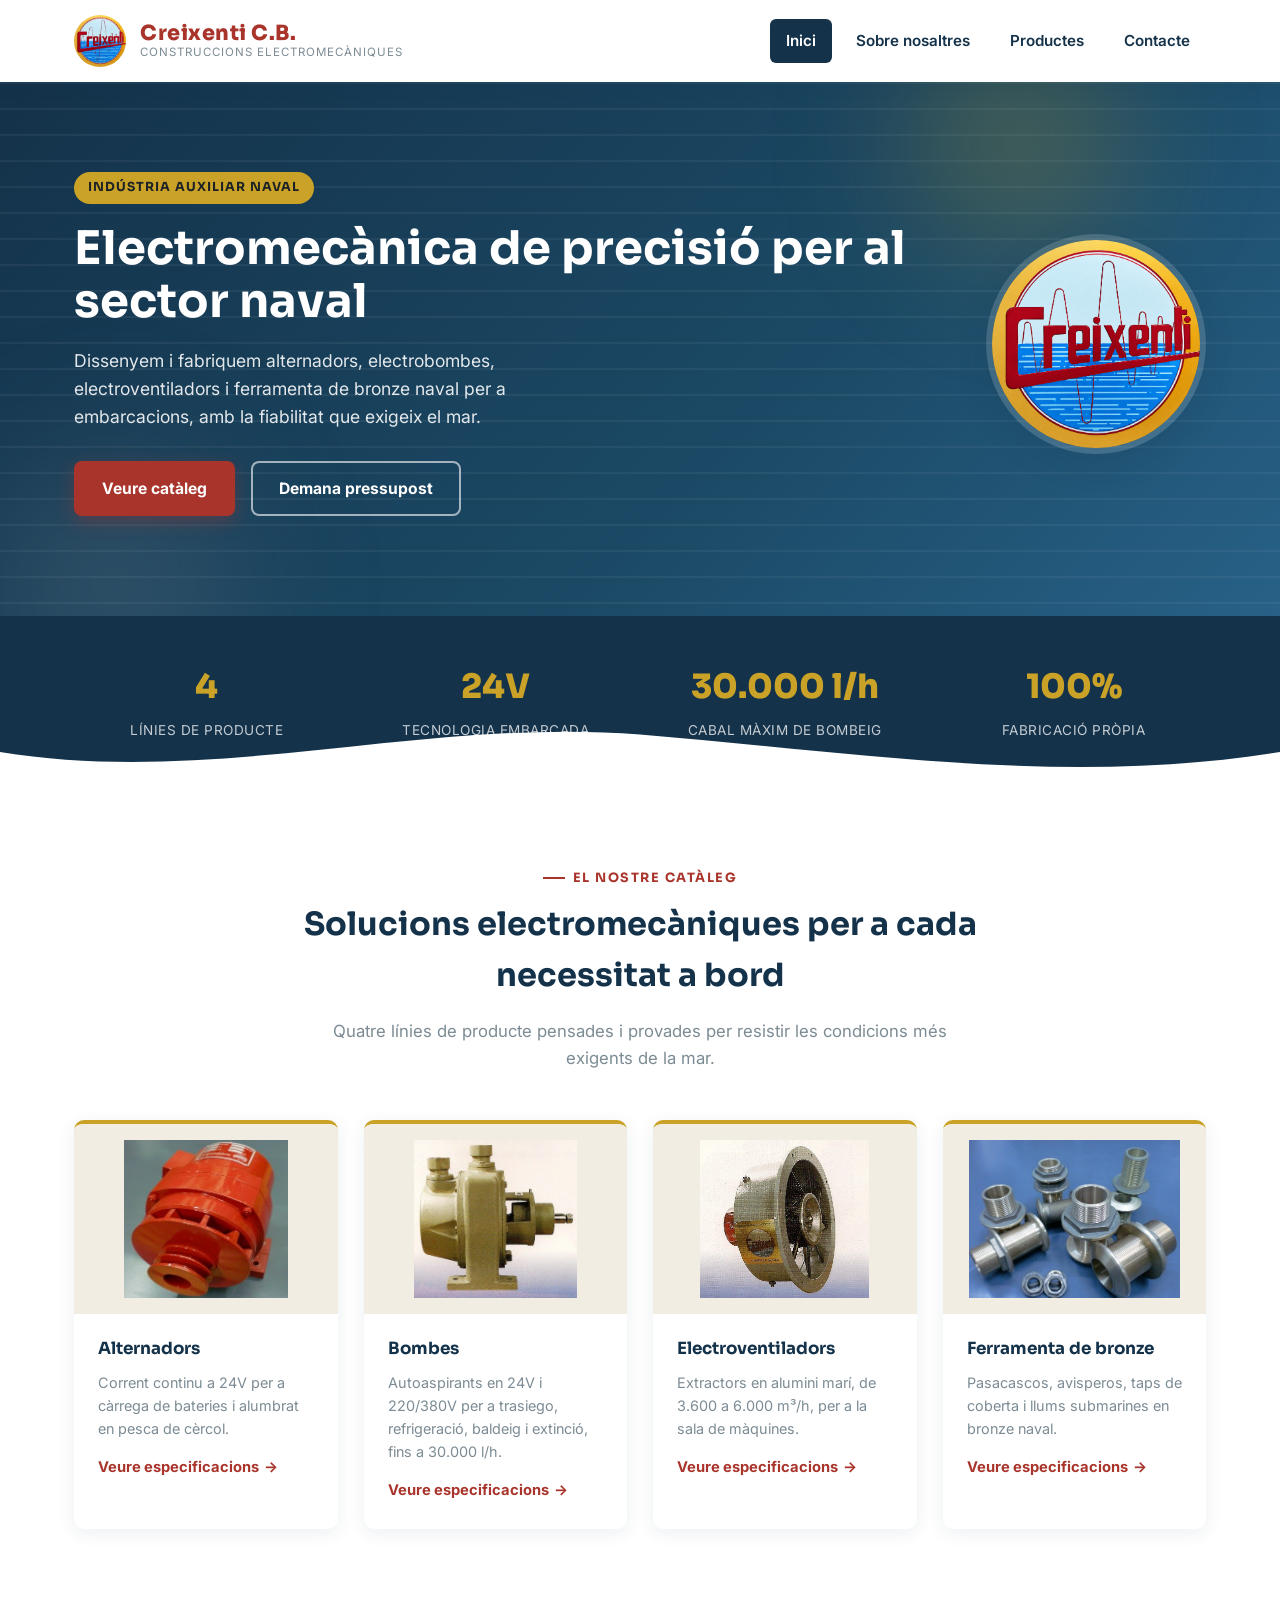
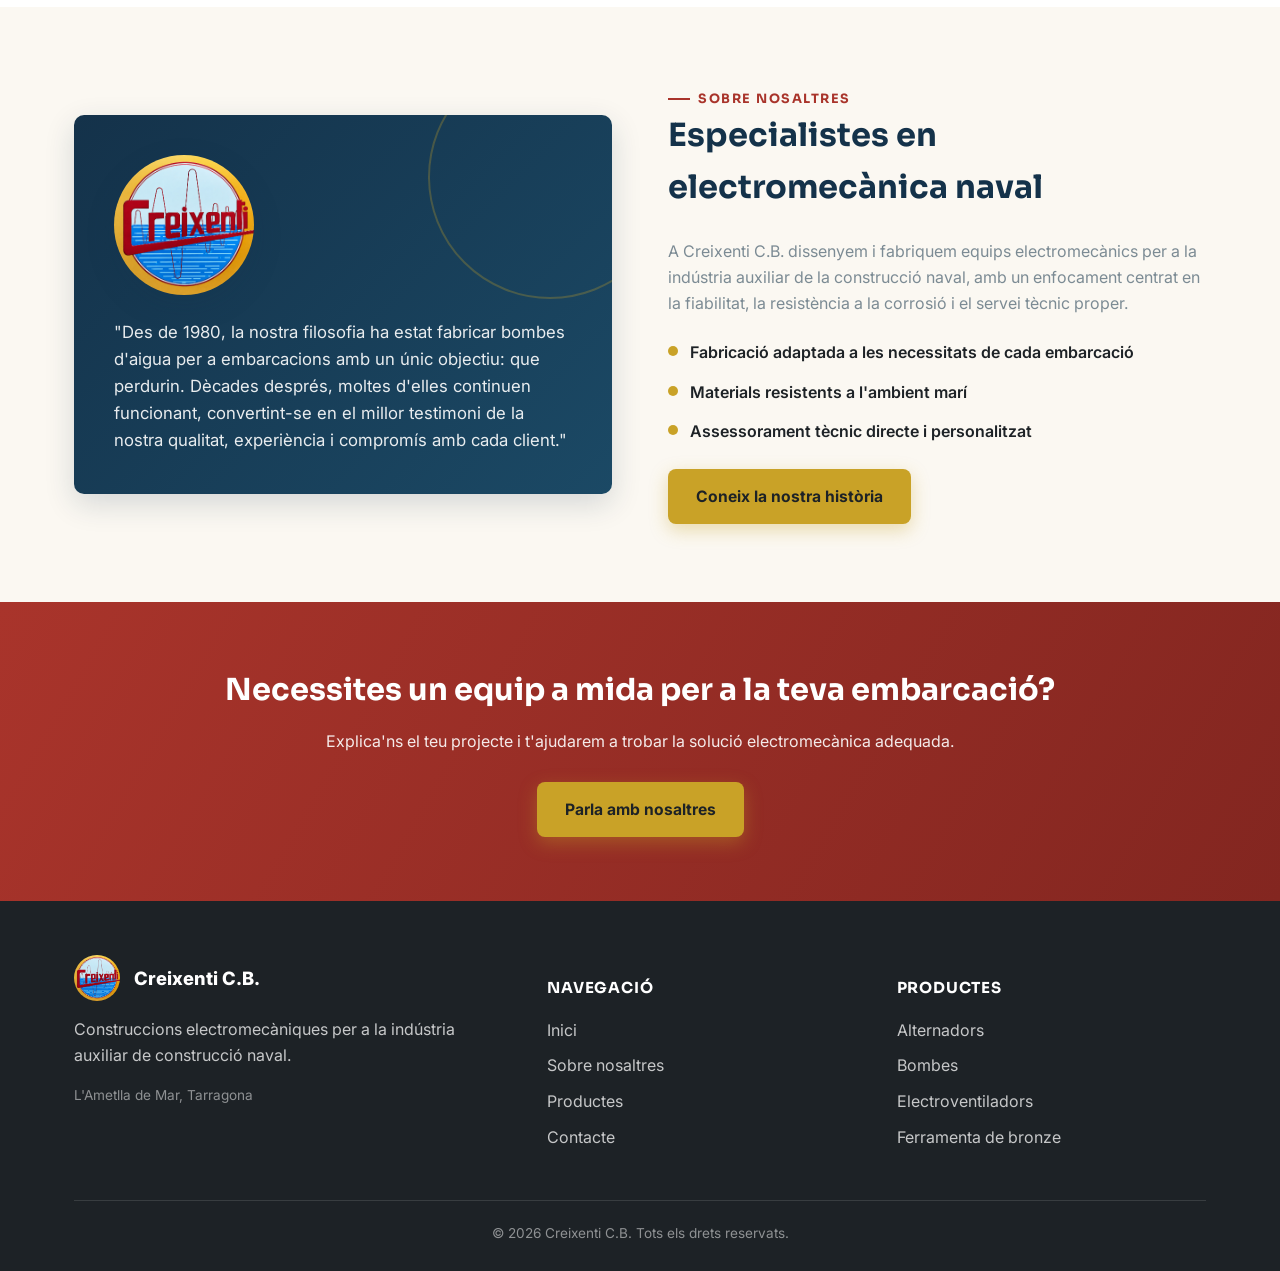
<file: index.html>
<!DOCTYPE html>
<html lang="ca" class="no-js">
<head>
<meta charset="UTF-8">
<script>document.documentElement.classList.replace("no-js","js");</script>
<meta name="viewport" content="width=device-width, initial-scale=1.0">
<title>Creixenti C.B. — Construccions Electromecàniques per a la Indústria Naval</title>
<meta name="description" content="Creixenti C.B. dissenya i fabrica alternadors, electrobombes, electroventiladors i ferramenta de bronze naval per a la indústria auxiliar de construcció naval.">
<link rel="icon" href="images/logo-creixenticb.jpeg">
<link rel="preconnect" href="https://fonts.googleapis.com">
<link rel="preconnect" href="https://fonts.gstatic.com" crossorigin>
<link href="https://fonts.googleapis.com/css2?family=Sora:wght@600;700;800&family=Inter:wght@400;500;600;700&display=swap" rel="stylesheet">
<link rel="stylesheet" href="css/styles.css?v=4">
</head>
<body>

<header class="site-header">
  <div class="container">
    <a href="index.html" class="brand">
      <img src="images/logo-creixenticb.jpeg" alt="Logotip Creixenti C.B.">
      <span class="brand-text">
        <span class="brand-name">Creixenti C.B.</span>
        <span class="brand-tagline">Construccions Electromecàniques</span>
      </span>
    </a>
    <nav class="main-nav">
      <a href="index.html" class="active">Inici</a>
      <a href="sobre-nosaltres.html">Sobre nosaltres</a>
      <a href="productes.html">Productes</a>
      <a href="contacte.html">Contacte</a>
    </nav>
    <button class="nav-toggle" aria-label="Obrir menú">
      <span></span><span></span><span></span>
    </button>
  </div>
</header>
<div class="nav-overlay"></div>

<section class="hero">
  <div class="hero-blob hero-blob-gold"></div>
  <div class="hero-blob hero-blob-blue"></div>
  <div class="container">
    <div class="hero-content">
      <span class="hero-eyebrow">Indústria auxiliar naval</span>
      <h1>Electromecànica de precisió per al sector naval</h1>
      <p>Dissenyem i fabriquem alternadors, electrobombes, electroventiladors i ferramenta de bronze naval per a embarcacions, amb la fiabilitat que exigeix el mar.</p>
      <div style="display:flex; gap:16px; flex-wrap:wrap;">
        <a href="productes.html" class="btn btn-primary">Veure catàleg</a>
        <a href="contacte.html" class="btn btn-secondary">Demana pressupost</a>
      </div>
    </div>
    <div class="hero-logo-wrap">
      <img src="images/logo-creixenticb.jpeg" alt="Creixenti C.B.">
    </div>
  </div>
</section>

<div class="stats">
  <div class="container">
    <div>
      <div class="stat-number">4</div>
      <div class="stat-label">Línies de producte</div>
    </div>
    <div>
      <div class="stat-number">24V</div>
      <div class="stat-label">Tecnologia embarcada</div>
    </div>
    <div>
      <div class="stat-number">30.000 l/h</div>
      <div class="stat-label">Cabal màxim de bombeig</div>
    </div>
    <div>
      <div class="stat-number">100%</div>
      <div class="stat-label">Fabricació pròpia</div>
    </div>
  </div>
  <div class="wave-divider">
    <svg viewBox="0 0 1440 80" preserveAspectRatio="none"><path d="M0,40 C240,80 480,0 720,20 C960,40 1200,80 1440,40 L1440,80 L0,80 Z" fill="#FFFFFF"></path></svg>
  </div>
</div>

<section class="section-alt">
  <div class="container">
    <div class="section-header reveal">
      <span class="section-eyebrow">El nostre catàleg</span>
      <h2>Solucions electromecàniques per a cada necessitat a bord</h2>
      <p>Quatre línies de producte pensades i provades per resistir les condicions més exigents de la mar.</p>
    </div>
    <div class="grid-4">

      <div class="product-photo-card reveal">
        <div class="photo-frame"><img src="images/productes/alternador-jmv-3500-5000.jpg" alt="Alternador Creixenti"></div>
        <div class="photo-body">
          <h4>Alternadors</h4>
          <p>Corrent continu a 24V per a càrrega de bateries i alumbrat en pesca de cèrcol.</p>
          <a href="productes.html#alternadors" class="card-link">Veure especificacions <span class="arrow">→</span></a>
        </div>
      </div>

      <div class="product-photo-card reveal">
        <div class="photo-frame"><img src="images/productes/bomba-reus.jpg" alt="Bomba Creixenti"></div>
        <div class="photo-body">
          <h4>Bombes</h4>
          <p>Autoaspirants en 24V i 220/380V per a trasiego, refrigeració, baldeig i extinció, fins a 30.000 l/h.</p>
          <a href="productes.html#bombes" class="card-link">Veure especificacions <span class="arrow">→</span></a>
        </div>
      </div>

      <div class="product-photo-card reveal">
        <div class="photo-frame"><img src="images/productes/electroventilador-tubular.jpg" alt="Electroventilador Creixenti"></div>
        <div class="photo-body">
          <h4>Electroventiladors</h4>
          <p>Extractors en alumini marí, de 3.600 a 6.000 m³/h, per a la sala de màquines.</p>
          <a href="productes.html#electroventiladors" class="card-link">Veure especificacions <span class="arrow">→</span></a>
        </div>
      </div>

      <div class="product-photo-card reveal">
        <div class="photo-frame"><img src="images/productes/pasacascos-bronze.jpg" alt="Ferramenta de bronze naval Creixenti"></div>
        <div class="photo-body">
          <h4>Ferramenta de bronze</h4>
          <p>Pasacascos, avisperos, taps de coberta i llums submarines en bronze naval.</p>
          <a href="productes.html#bronze" class="card-link">Veure especificacions <span class="arrow">→</span></a>
        </div>
      </div>

    </div>
  </div>
</section>

<section>
  <div class="container two-col">
    <div class="panel-visual reveal">
      <img src="images/logo-creixenticb.jpeg" alt="Creixenti C.B." style="width:140px;height:140px;border-radius:50%;margin-bottom:24px;box-shadow:var(--shadow-strong);">
      <p style="color:rgba(255,255,255,0.9); font-size:1.05rem; margin:0;">"Des de 1980, la nostra filosofia ha estat fabricar bombes d'aigua per a embarcacions amb un únic objectiu: que perdurin. Dècades després, moltes d'elles continuen funcionant, convertint-se en el millor testimoni de la nostra qualitat, experiència i compromís amb cada client."</p>
    </div>
    <div class="reveal">
      <span class="section-eyebrow">Sobre nosaltres</span>
      <h2>Especialistes en electromecànica naval</h2>
      <p>A Creixenti C.B. dissenyem i fabriquem equips electromecànics per a la indústria auxiliar de la construcció naval, amb un enfocament centrat en la fiabilitat, la resistència a la corrosió i el servei tècnic proper.</p>
      <ul class="feature-list">
        <li>Fabricació adaptada a les necessitats de cada embarcació</li>
        <li>Materials resistents a l'ambient marí</li>
        <li>Assessorament tècnic directe i personalitzat</li>
      </ul>
      <a href="sobre-nosaltres.html" class="btn btn-gold">Coneix la nostra història</a>
    </div>
  </div>
</section>

<div class="cta-banner">
  <div class="container">
    <h2>Necessites un equip a mida per a la teva embarcació?</h2>
    <p>Explica'ns el teu projecte i t'ajudarem a trobar la solució electromecànica adequada.</p>
    <a href="contacte.html" class="btn btn-gold">Parla amb nosaltres</a>
  </div>
</div>

<footer class="site-footer">
  <div class="container">
    <div class="footer-grid">
      <div>
        <div class="footer-brand">
          <img src="images/logo-creixenticb.jpeg" alt="Creixenti C.B.">
          <span>Creixenti C.B.</span>
        </div>
        <p>Construccions electromecàniques per a la indústria auxiliar de construcció naval.</p>
        <p class="footer-location">L'Ametlla de Mar, Tarragona</p>
      </div>
      <div>
        <h4>Navegació</h4>
        <ul>
          <li><a href="index.html">Inici</a></li>
          <li><a href="sobre-nosaltres.html">Sobre nosaltres</a></li>
          <li><a href="productes.html">Productes</a></li>
          <li><a href="contacte.html">Contacte</a></li>
        </ul>
      </div>
      <div>
        <h4>Productes</h4>
        <ul>
          <li><a href="productes.html#alternadors">Alternadors</a></li>
          <li><a href="productes.html#bombes">Bombes</a></li>
          <li><a href="productes.html#electroventiladors">Electroventiladors</a></li>
          <li><a href="productes.html#bronze">Ferramenta de bronze</a></li>
        </ul>
      </div>
    </div>
    <div class="footer-bottom">
      &copy; <span id="year"></span> Creixenti C.B. Tots els drets reservats.
    </div>
  </div>
</footer>

<script src="js/script.js?v=4"></script>
<script>document.getElementById("year").textContent = new Date().getFullYear();</script>
</body>
</html>
</file>
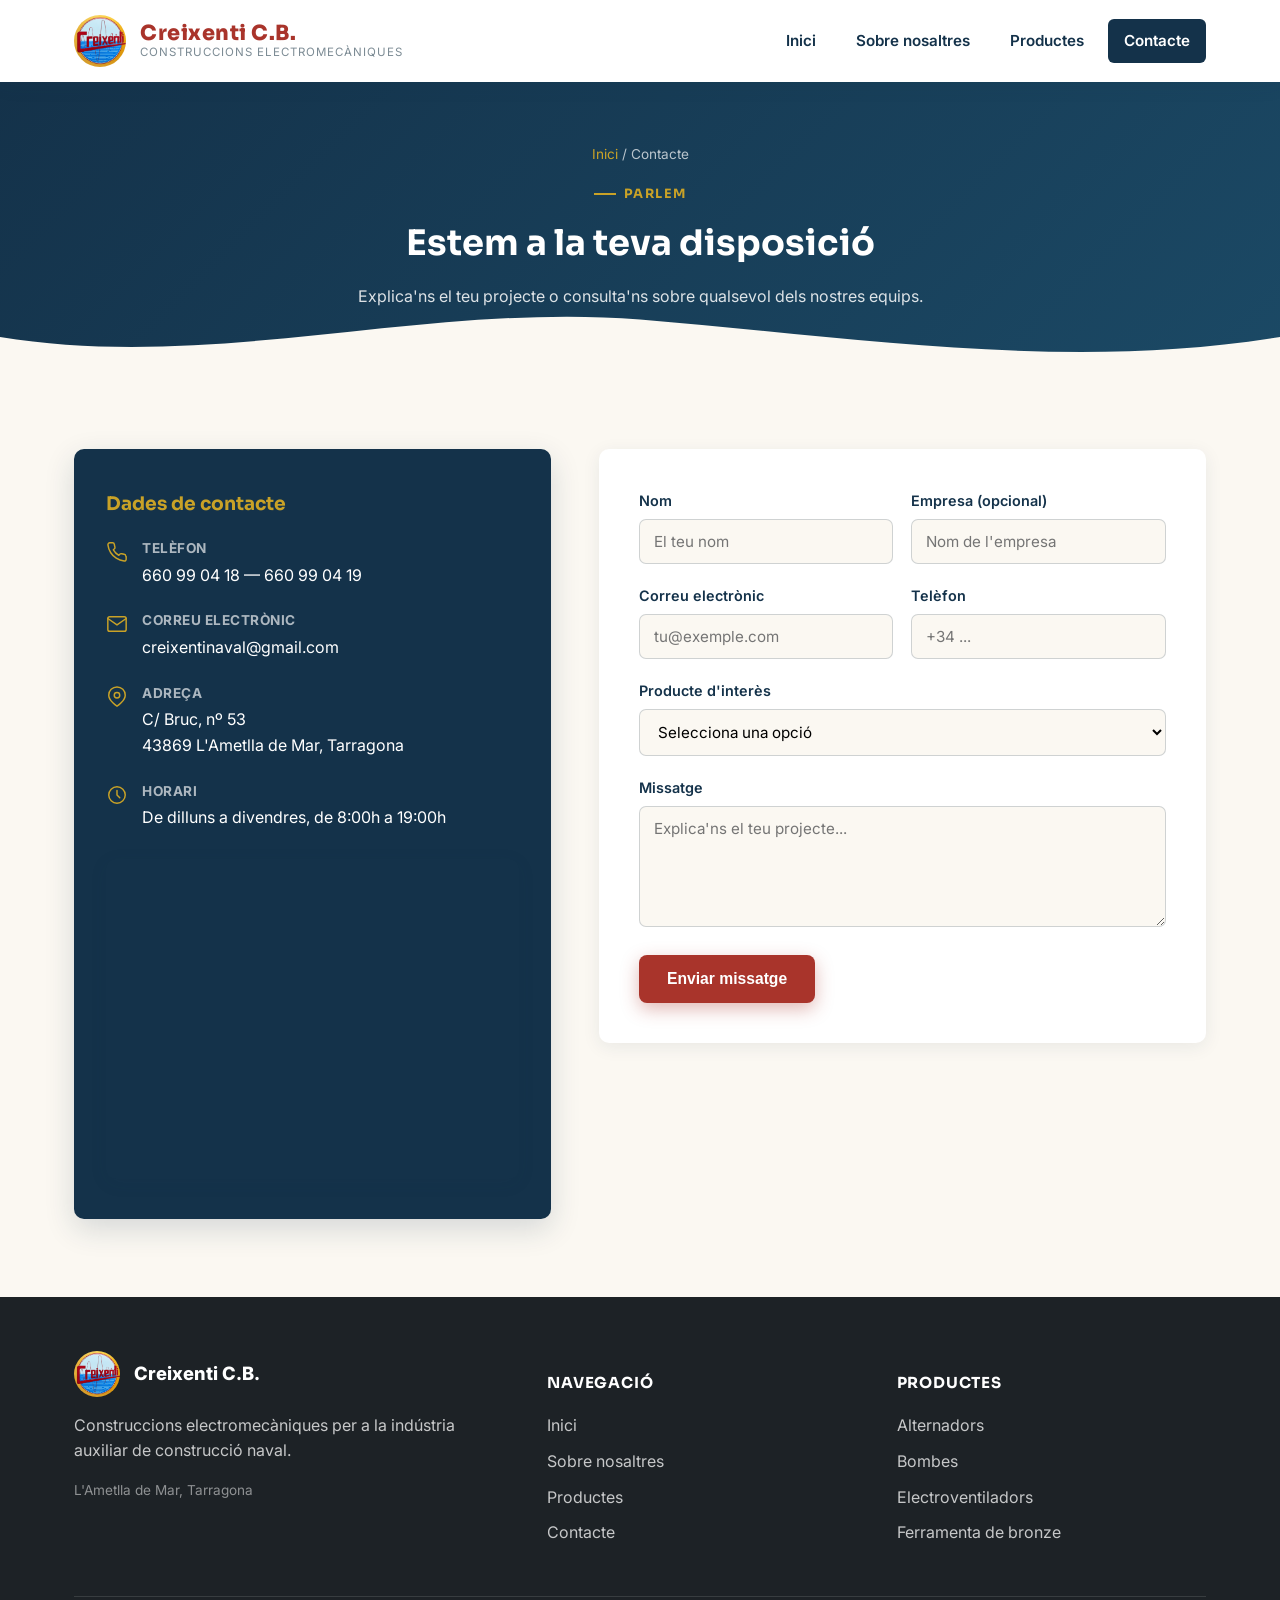
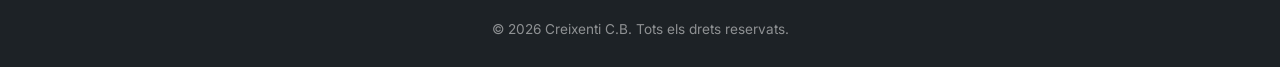
<file: contacte.html>
<!DOCTYPE html>
<html lang="ca" class="no-js">
<head>
<meta charset="UTF-8">
<script>document.documentElement.classList.replace("no-js","js");</script>
<meta name="viewport" content="width=device-width, initial-scale=1.0">
<title>Contacte — Creixenti C.B.</title>
<meta name="description" content="Contacta amb Creixenti C.B., a L'Ametlla de Mar, per a consultes sobre alternadors, electrobombes, electroventiladors i ferramenta de bronze naval.">
<link rel="icon" href="images/logo-creixenticb.jpeg">
<link rel="preconnect" href="https://fonts.googleapis.com">
<link rel="preconnect" href="https://fonts.gstatic.com" crossorigin>
<link href="https://fonts.googleapis.com/css2?family=Sora:wght@600;700;800&family=Inter:wght@400;500;600;700&display=swap" rel="stylesheet">
<link rel="stylesheet" href="css/styles.css?v=4">
</head>
<body>

<header class="site-header">
  <div class="container">
    <a href="index.html" class="brand">
      <img src="images/logo-creixenticb.jpeg" alt="Logotip Creixenti C.B.">
      <span class="brand-text">
        <span class="brand-name">Creixenti C.B.</span>
        <span class="brand-tagline">Construccions Electromecàniques</span>
      </span>
    </a>
    <nav class="main-nav">
      <a href="index.html">Inici</a>
      <a href="sobre-nosaltres.html">Sobre nosaltres</a>
      <a href="productes.html">Productes</a>
      <a href="contacte.html" class="active">Contacte</a>
    </nav>
    <button class="nav-toggle" aria-label="Obrir menú">
      <span></span><span></span><span></span>
    </button>
  </div>
</header>
<div class="nav-overlay"></div>

<div class="page-header">
  <div class="container">
    <div class="breadcrumb"><a href="index.html">Inici</a> / Contacte</div>
    <span class="section-eyebrow">Parlem</span>
    <h1>Estem a la teva disposició</h1>
    <p>Explica'ns el teu projecte o consulta'ns sobre qualsevol dels nostres equips.</p>
  </div>
  <div class="wave-divider">
    <svg viewBox="0 0 1440 80" preserveAspectRatio="none"><path d="M0,40 C240,80 480,0 720,20 C960,40 1200,80 1440,40 L1440,80 L0,80 Z" fill="#FBF8F2"></path></svg>
  </div>
</div>

<section>
  <div class="container contact-layout">

    <div class="contact-info-card reveal">
      <h3>Dades de contacte</h3>

      <div class="contact-item">
        <svg class="icon" viewBox="0 0 24 24" fill="none" stroke="currentColor" stroke-width="1.6" stroke-linecap="round" stroke-linejoin="round">
          <path d="M22 16.9v3a2 2 0 0 1-2.2 2 19.8 19.8 0 0 1-8.6-3.1 19.5 19.5 0 0 1-6-6A19.8 19.8 0 0 1 2.1 4.2 2 2 0 0 1 4.1 2h3a2 2 0 0 1 2 1.7c.1.9.3 1.8.6 2.7a2 2 0 0 1-.5 2.1L8 9.6a16 16 0 0 0 6 6l1-1.2a2 2 0 0 1 2.1-.5c.9.3 1.8.5 2.7.6a2 2 0 0 1 1.7 2Z"></path>
        </svg>
        <div>
          <strong>Telèfon</strong>
          <span><a href="tel:+34660990418" style="color:inherit; text-decoration:none;">660 99 04 18</a> — <a href="tel:+34660990419" style="color:inherit; text-decoration:none;">660 99 04 19</a></span>
        </div>
      </div>

      <div class="contact-item">
        <svg class="icon" viewBox="0 0 24 24" fill="none" stroke="currentColor" stroke-width="1.6" stroke-linecap="round" stroke-linejoin="round">
          <rect x="2" y="4" width="20" height="16" rx="2"></rect>
          <path d="m22 6-10 7L2 6"></path>
        </svg>
        <div>
          <strong>Correu electrònic</strong>
          <span><a href="mailto:creixentinaval@gmail.com" style="color:inherit; text-decoration:none;">creixentinaval@gmail.com</a></span>
        </div>
      </div>

      <div class="contact-item">
        <svg class="icon" viewBox="0 0 24 24" fill="none" stroke="currentColor" stroke-width="1.6" stroke-linecap="round" stroke-linejoin="round">
          <path d="M21 10c0 6-9 12-9 12s-9-6-9-12a9 9 0 0 1 18 0Z"></path>
          <circle cx="12" cy="10" r="3"></circle>
        </svg>
        <div>
          <strong>Adreça</strong>
          <span>C/ Bruc, nº 53<br>43869 L'Ametlla de Mar, Tarragona</span>
        </div>
      </div>

      <div class="contact-item">
        <svg class="icon" viewBox="0 0 24 24" fill="none" stroke="currentColor" stroke-width="1.6" stroke-linecap="round" stroke-linejoin="round">
          <circle cx="12" cy="12" r="9"></circle>
          <path d="M12 7v5l3 3"></path>
        </svg>
        <div>
          <strong>Horari</strong>
          <span>De dilluns a divendres, de 8:00h a 19:00h</span>
        </div>
      </div>

      <div class="map-embed">
        <iframe src="https://www.google.com/maps?q=Carrer%20del%20Bruc%2053%2C%2043869%20L'Ametlla%20de%20Mar%2C%20Tarragona&output=embed" loading="lazy" referrerpolicy="no-referrer-when-downgrade" title="Ubicació de Creixenti C.B. a L'Ametlla de Mar"></iframe>
      </div>

    </div>

    <div class="contact-form reveal">
      <div class="form-success"></div>
      <form id="contact-form">
        <input type="hidden" name="access_key" value="0ffc1bc7-8ce4-42f9-aad8-748e648da897">
        <input type="hidden" name="subject" value="Nou missatge des de la web de Creixenti C.B.">
        <input type="checkbox" name="botcheck" style="display:none;" tabindex="-1" autocomplete="off">
        <div class="form-row">
          <div class="form-group">
            <label for="nom">Nom</label>
            <input type="text" id="nom" name="name" placeholder="El teu nom" required>
          </div>
          <div class="form-group">
            <label for="empresa">Empresa (opcional)</label>
            <input type="text" id="empresa" name="empresa" placeholder="Nom de l'empresa">
          </div>
        </div>
        <div class="form-row">
          <div class="form-group">
            <label for="email">Correu electrònic</label>
            <input type="email" id="email" name="email" placeholder="tu@exemple.com" required>
          </div>
          <div class="form-group">
            <label for="telefon">Telèfon</label>
            <input type="tel" id="telefon" name="telefon" placeholder="+34 ...">
          </div>
        </div>
        <div class="form-group">
          <label for="producte">Producte d'interès</label>
          <select id="producte" name="producte">
            <option value="">Selecciona una opció</option>
            <option value="alternadors">Alternadors</option>
            <option value="bombes">Bombes</option>
            <option value="electroventiladors">Electroventiladors</option>
            <option value="bronze">Ferramenta de bronze naval</option>
            <option value="altres">Altres consultes</option>
          </select>
        </div>
        <div class="form-group">
          <label for="missatge">Missatge</label>
          <textarea id="missatge" name="message" placeholder="Explica'ns el teu projecte..." rows="5" required></textarea>
        </div>
        <button type="submit" class="btn btn-primary">Enviar missatge</button>
      </form>
    </div>

  </div>
</section>

<footer class="site-footer">
  <div class="container">
    <div class="footer-grid">
      <div>
        <div class="footer-brand">
          <img src="images/logo-creixenticb.jpeg" alt="Creixenti C.B.">
          <span>Creixenti C.B.</span>
        </div>
        <p>Construccions electromecàniques per a la indústria auxiliar de construcció naval.</p>
        <p class="footer-location">L'Ametlla de Mar, Tarragona</p>
      </div>
      <div>
        <h4>Navegació</h4>
        <ul>
          <li><a href="index.html">Inici</a></li>
          <li><a href="sobre-nosaltres.html">Sobre nosaltres</a></li>
          <li><a href="productes.html">Productes</a></li>
          <li><a href="contacte.html">Contacte</a></li>
        </ul>
      </div>
      <div>
        <h4>Productes</h4>
        <ul>
          <li><a href="productes.html#alternadors">Alternadors</a></li>
          <li><a href="productes.html#bombes">Bombes</a></li>
          <li><a href="productes.html#electroventiladors">Electroventiladors</a></li>
          <li><a href="productes.html#bronze">Ferramenta de bronze</a></li>
        </ul>
      </div>
    </div>
    <div class="footer-bottom">
      &copy; <span id="year"></span> Creixenti C.B. Tots els drets reservats.
    </div>
  </div>
</footer>

<script src="js/script.js?v=4"></script>
<script>document.getElementById("year").textContent = new Date().getFullYear();</script>
</body>
</html>
</file>
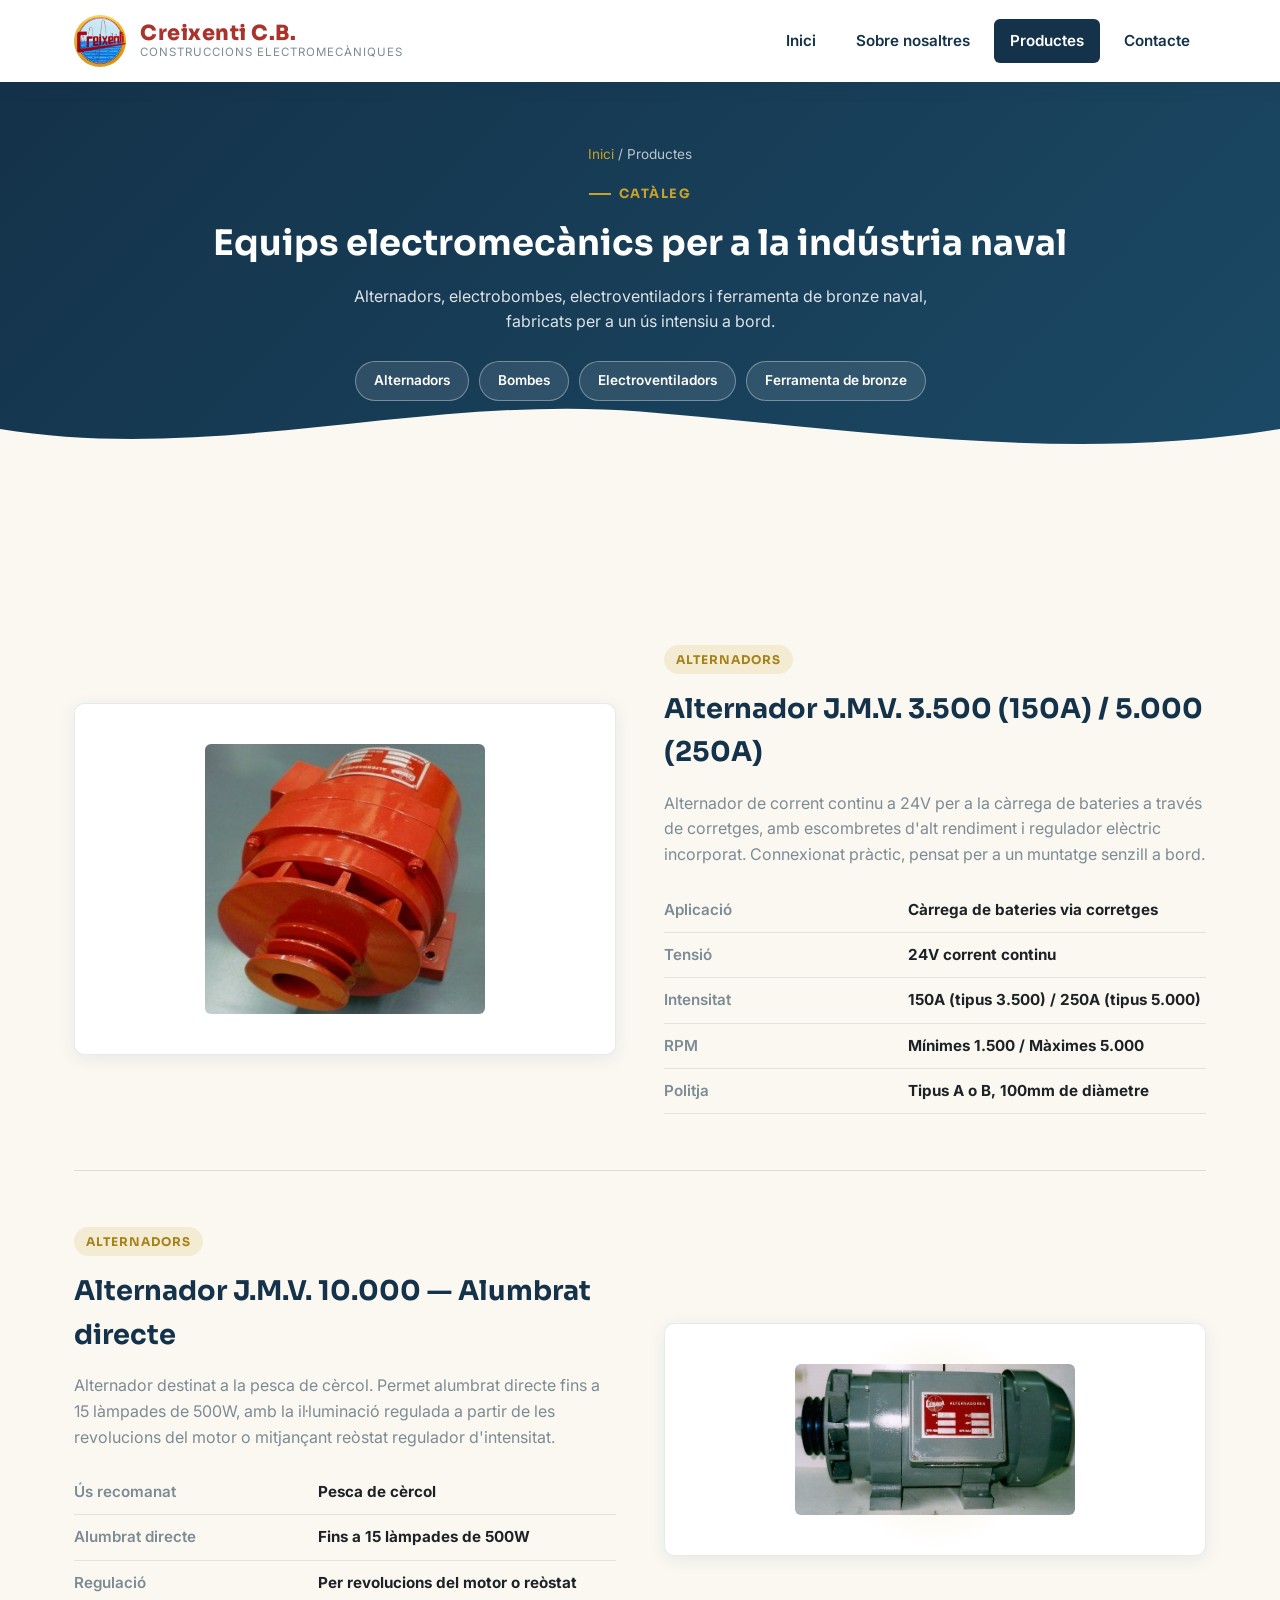
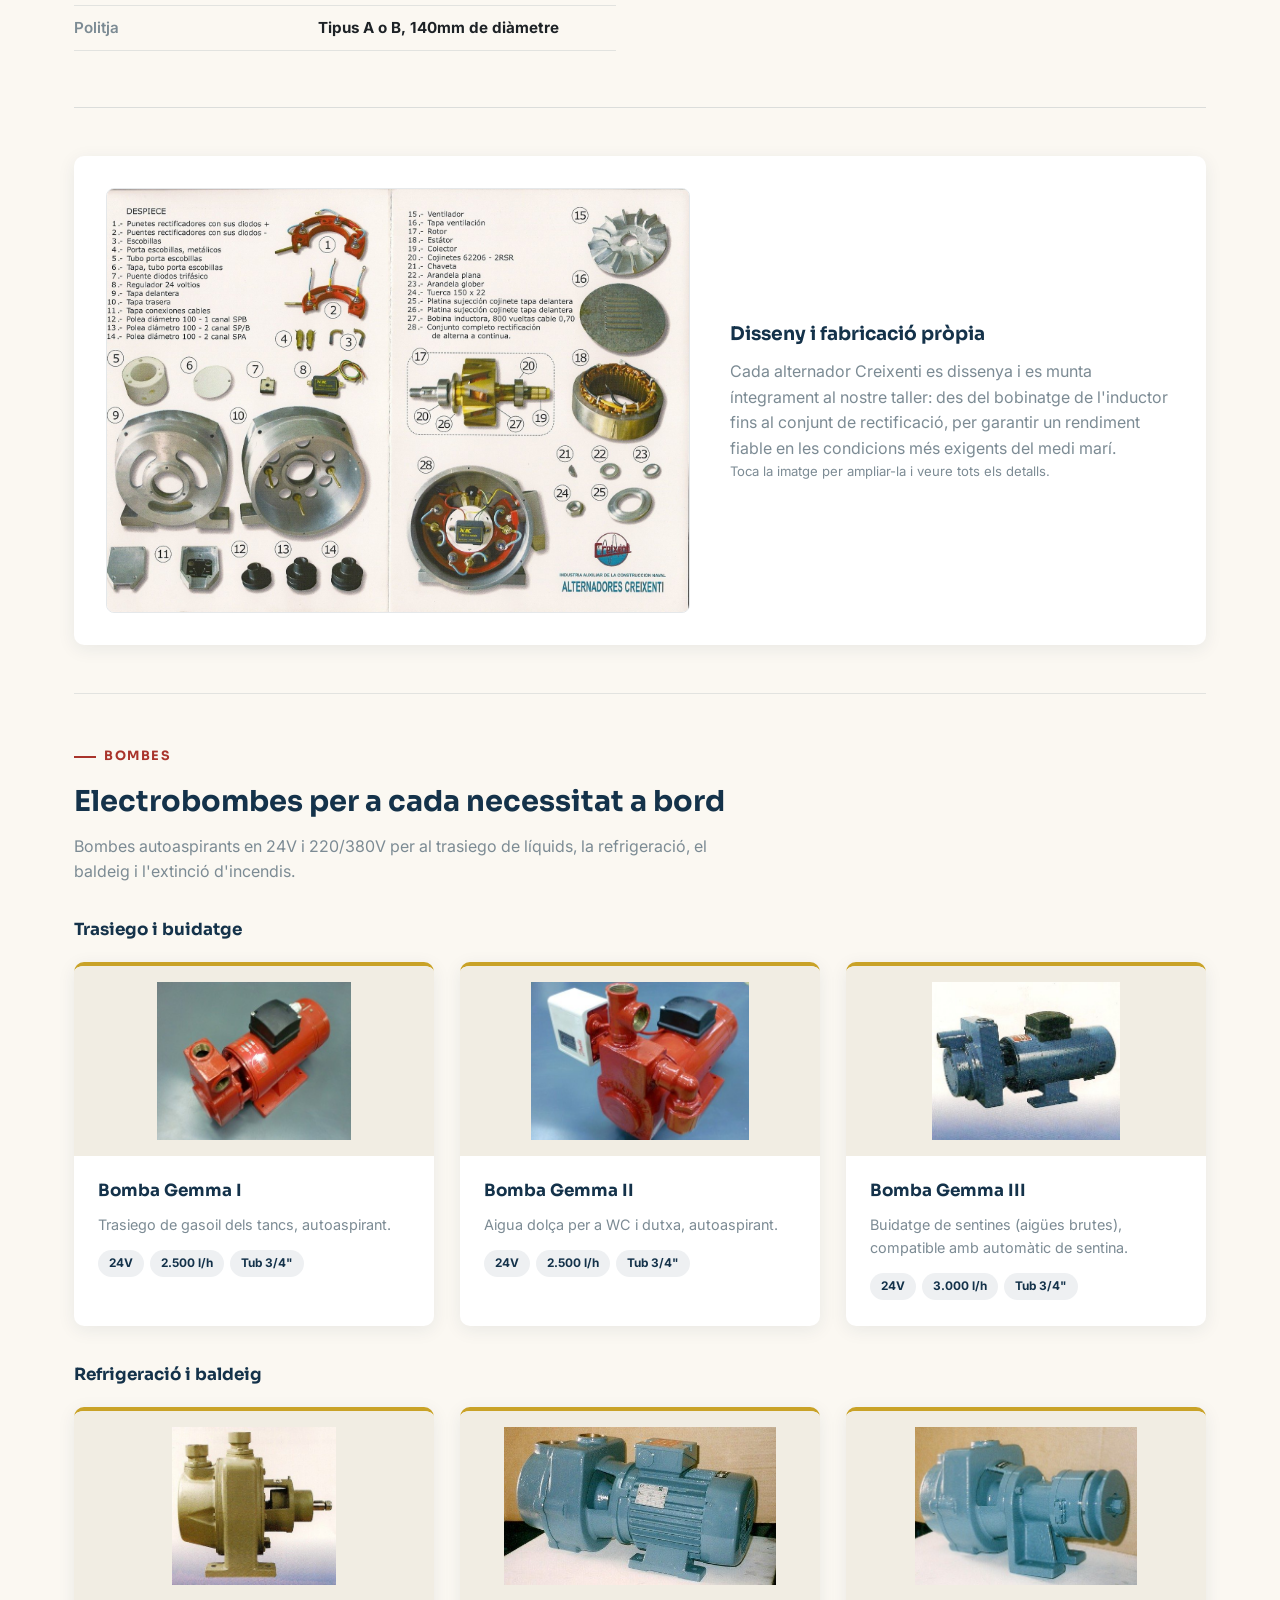
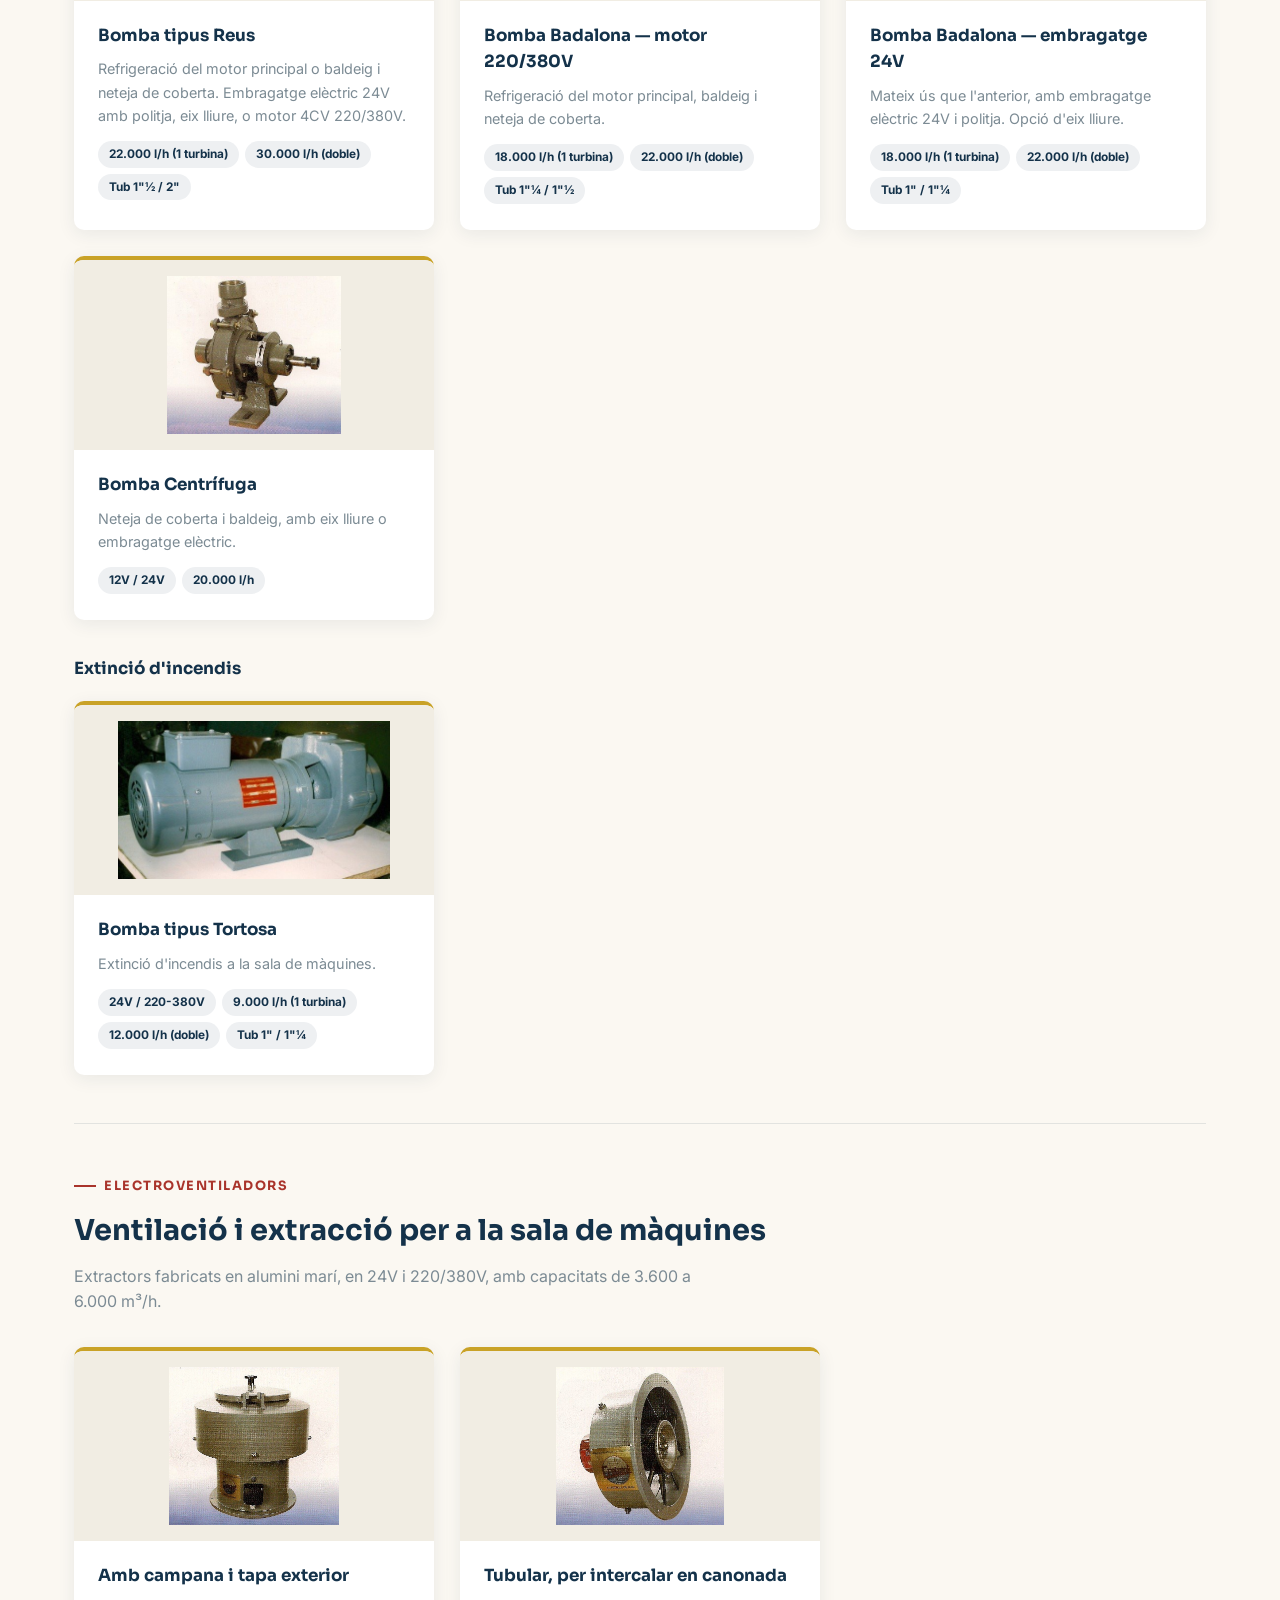
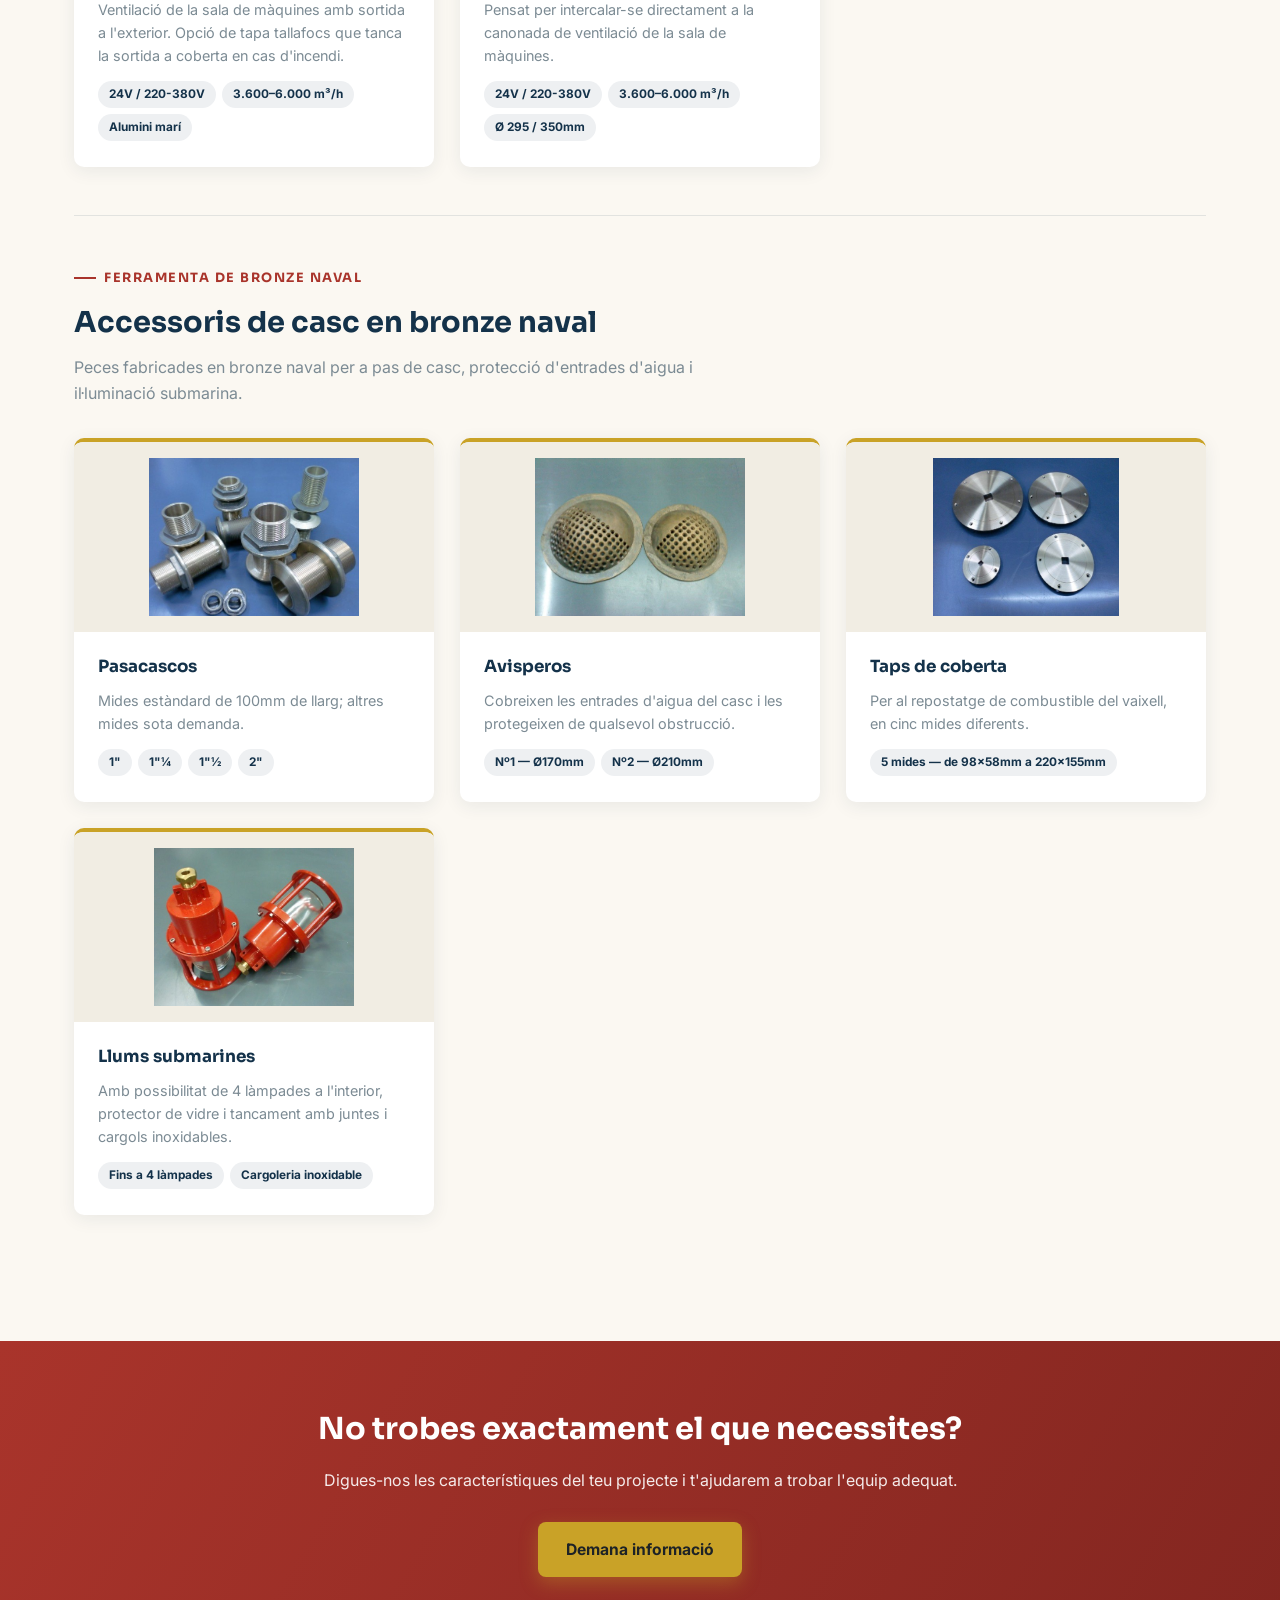
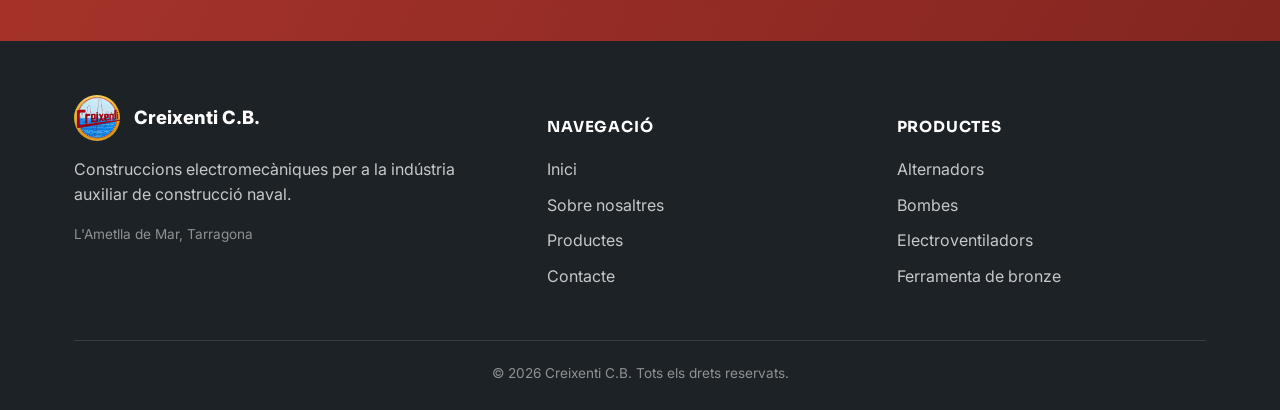
<file: productes.html>
<!DOCTYPE html>
<html lang="ca" class="no-js">
<head>
<meta charset="UTF-8">
<script>document.documentElement.classList.replace("no-js","js");</script>
<meta name="viewport" content="width=device-width, initial-scale=1.0">
<title>Productes — Creixenti C.B.</title>
<meta name="description" content="Catàleg de Creixenti C.B.: alternadors, electrobombes, electroventiladors i ferramenta de bronze naval per a la indústria auxiliar de construcció naval.">
<link rel="icon" href="images/logo-creixenticb.jpeg">
<link rel="preconnect" href="https://fonts.googleapis.com">
<link rel="preconnect" href="https://fonts.gstatic.com" crossorigin>
<link href="https://fonts.googleapis.com/css2?family=Sora:wght@600;700;800&family=Inter:wght@400;500;600;700&display=swap" rel="stylesheet">
<link rel="stylesheet" href="css/styles.css?v=4">
</head>
<body>

<header class="site-header">
  <div class="container">
    <a href="index.html" class="brand">
      <img src="images/logo-creixenticb.jpeg" alt="Logotip Creixenti C.B.">
      <span class="brand-text">
        <span class="brand-name">Creixenti C.B.</span>
        <span class="brand-tagline">Construccions Electromecàniques</span>
      </span>
    </a>
    <nav class="main-nav">
      <a href="index.html">Inici</a>
      <a href="sobre-nosaltres.html">Sobre nosaltres</a>
      <a href="productes.html" class="active">Productes</a>
      <a href="contacte.html">Contacte</a>
    </nav>
    <button class="nav-toggle" aria-label="Obrir menú">
      <span></span><span></span><span></span>
    </button>
  </div>
</header>
<div class="nav-overlay"></div>

<div class="page-header">
  <div class="container">
    <div class="breadcrumb"><a href="index.html">Inici</a> / Productes</div>
    <span class="section-eyebrow">Catàleg</span>
    <h1>Equips electromecànics per a la indústria naval</h1>
    <p>Alternadors, electrobombes, electroventiladors i ferramenta de bronze naval, fabricats per a un ús intensiu a bord.</p>
    <div class="quick-nav">
      <a href="#alternadors">Alternadors</a>
      <a href="#bombes">Bombes</a>
      <a href="#electroventiladors">Electroventiladors</a>
      <a href="#bronze">Ferramenta de bronze</a>
    </div>
  </div>
  <div class="wave-divider">
    <svg viewBox="0 0 1440 80" preserveAspectRatio="none"><path d="M0,40 C240,80 480,0 720,20 C960,40 1200,80 1440,40 L1440,80 L0,80 Z" fill="#FBF8F2"></path></svg>
  </div>
</div>

<section>
  <div class="container">

    <div id="alternadors" class="category-block">

      <div class="product-block reveal">
        <div class="product-visual">
          <img src="images/productes/alternador-jmv-3500-5000.jpg" alt="Alternador J.M.V. 3.500/5.000 de Creixenti">
        </div>
        <div class="product-info">
          <span class="product-tag">Alternadors</span>
          <h2>Alternador J.M.V. 3.500 (150A) / 5.000 (250A)</h2>
          <p>Alternador de corrent continu a 24V per a la càrrega de bateries a través de corretges, amb escombretes d'alt rendiment i regulador elèctric incorporat. Connexionat pràctic, pensat per a un muntatge senzill a bord.</p>
          <table class="spec-table">
            <tr><td>Aplicació</td><td>Càrrega de bateries via corretges</td></tr>
            <tr><td>Tensió</td><td>24V corrent continu</td></tr>
            <tr><td>Intensitat</td><td>150A (tipus 3.500) / 250A (tipus 5.000)</td></tr>
            <tr><td>RPM</td><td>Mínimes 1.500 / Màximes 5.000</td></tr>
            <tr><td>Politja</td><td>Tipus A o B, 100mm de diàmetre</td></tr>
          </table>
        </div>
      </div>

      <div class="product-block reverse reveal">
        <div class="product-visual">
          <img src="images/productes/alternador-jmv-10000.jpg" alt="Alternador J.M.V. 10.000 d'alumbrat directe de Creixenti">
        </div>
        <div class="product-info">
          <span class="product-tag">Alternadors</span>
          <h2>Alternador J.M.V. 10.000 — Alumbrat directe</h2>
          <p>Alternador destinat a la pesca de cèrcol. Permet alumbrat directe fins a 15 làmpades de 500W, amb la il·luminació regulada a partir de les revolucions del motor o mitjançant reòstat regulador d'intensitat.</p>
          <table class="spec-table">
            <tr><td>Ús recomanat</td><td>Pesca de cèrcol</td></tr>
            <tr><td>Alumbrat directe</td><td>Fins a 15 làmpades de 500W</td></tr>
            <tr><td>Regulació</td><td>Per revolucions del motor o reòstat</td></tr>
            <tr><td>Politja</td><td>Tipus A o B, 140mm de diàmetre</td></tr>
          </table>
        </div>
      </div>

      <div class="engineering-panel reveal">
        <a href="images/productes/despiece-alternador.jpg" target="_blank" rel="noopener">
          <img src="images/productes/despiece-alternador.jpg" alt="Despiece tècnic d'un alternador Creixenti amb la llista de components">
        </a>
        <div class="engineering-text">
          <h3>Disseny i fabricació pròpia</h3>
          <p>Cada alternador Creixenti es dissenya i es munta íntegrament al nostre taller: des del bobinatge de l'inductor fins al conjunt de rectificació, per garantir un rendiment fiable en les condicions més exigents del medi marí.</p>
          <p class="form-note">Toca la imatge per ampliar-la i veure tots els detalls.</p>
        </div>
      </div>

    </div>

    <div id="bombes" class="category-block">
      <div class="category-header reveal">
        <span class="section-eyebrow">Bombes</span>
        <h2>Electrobombes per a cada necessitat a bord</h2>
        <p>Bombes autoaspirants en 24V i 220/380V per al trasiego de líquids, la refrigeració, el baldeig i l'extinció d'incendis.</p>
      </div>

      <h3 class="category-sub reveal">Trasiego i buidatge</h3>
      <div class="product-grid">

        <div class="product-photo-card reveal">
          <div class="photo-frame"><img src="images/productes/bomba-gemma-i.jpg" alt="Bomba Gemma I per a trasiego de gasoil"></div>
          <div class="photo-body">
            <h4>Bomba Gemma I</h4>
            <p>Trasiego de gasoil dels tancs, autoaspirant.</p>
            <div class="spec-chips">
              <span class="spec-chip">24V</span>
              <span class="spec-chip">2.500 l/h</span>
              <span class="spec-chip">Tub 3/4"</span>
            </div>
          </div>
        </div>

        <div class="product-photo-card reveal">
          <div class="photo-frame"><img src="images/productes/bomba-gemma-ii.jpg" alt="Bomba Gemma II per a aigua dolça"></div>
          <div class="photo-body">
            <h4>Bomba Gemma II</h4>
            <p>Aigua dolça per a WC i dutxa, autoaspirant.</p>
            <div class="spec-chips">
              <span class="spec-chip">24V</span>
              <span class="spec-chip">2.500 l/h</span>
              <span class="spec-chip">Tub 3/4"</span>
            </div>
          </div>
        </div>

        <div class="product-photo-card reveal">
          <div class="photo-frame"><img src="images/productes/bomba-gemma-iii.jpg" alt="Bomba Gemma III per a buidatge de sentines"></div>
          <div class="photo-body">
            <h4>Bomba Gemma III</h4>
            <p>Buidatge de sentines (aigües brutes), compatible amb automàtic de sentina.</p>
            <div class="spec-chips">
              <span class="spec-chip">24V</span>
              <span class="spec-chip">3.000 l/h</span>
              <span class="spec-chip">Tub 3/4"</span>
            </div>
          </div>
        </div>

      </div>

      <h3 class="category-sub reveal">Refrigeració i baldeig</h3>
      <div class="product-grid">

        <div class="product-photo-card reveal">
          <div class="photo-frame"><img src="images/productes/bomba-reus.jpg" alt="Bomba tipus Reus per a refrigeració i baldeig"></div>
          <div class="photo-body">
            <h4>Bomba tipus Reus</h4>
            <p>Refrigeració del motor principal o baldeig i neteja de coberta. Embragatge elèctric 24V amb politja, eix lliure, o motor 4CV 220/380V.</p>
            <div class="spec-chips">
              <span class="spec-chip">22.000 l/h (1 turbina)</span>
              <span class="spec-chip">30.000 l/h (doble)</span>
              <span class="spec-chip">Tub 1"½ / 2"</span>
            </div>
          </div>
        </div>

        <div class="product-photo-card reveal">
          <div class="photo-frame"><img src="images/productes/bomba-badalona-motor.jpg" alt="Bomba tipus Badalona amb motor 220/380V"></div>
          <div class="photo-body">
            <h4>Bomba Badalona — motor 220/380V</h4>
            <p>Refrigeració del motor principal, baldeig i neteja de coberta.</p>
            <div class="spec-chips">
              <span class="spec-chip">18.000 l/h (1 turbina)</span>
              <span class="spec-chip">22.000 l/h (doble)</span>
              <span class="spec-chip">Tub 1"¼ / 1"½</span>
            </div>
          </div>
        </div>

        <div class="product-photo-card reveal">
          <div class="photo-frame"><img src="images/productes/bomba-badalona-embrague.jpg" alt="Bomba tipus Badalona amb embragatge elèctric 24V"></div>
          <div class="photo-body">
            <h4>Bomba Badalona — embragatge 24V</h4>
            <p>Mateix ús que l'anterior, amb embragatge elèctric 24V i politja. Opció d'eix lliure.</p>
            <div class="spec-chips">
              <span class="spec-chip">18.000 l/h (1 turbina)</span>
              <span class="spec-chip">22.000 l/h (doble)</span>
              <span class="spec-chip">Tub 1" / 1"¼</span>
            </div>
          </div>
        </div>

        <div class="product-photo-card reveal">
          <div class="photo-frame"><img src="images/productes/bomba-centrifuga.jpg" alt="Bomba centrífuga per a neteja de coberta"></div>
          <div class="photo-body">
            <h4>Bomba Centrífuga</h4>
            <p>Neteja de coberta i baldeig, amb eix lliure o embragatge elèctric.</p>
            <div class="spec-chips">
              <span class="spec-chip">12V / 24V</span>
              <span class="spec-chip">20.000 l/h</span>
            </div>
          </div>
        </div>

      </div>

      <h3 class="category-sub reveal">Extinció d'incendis</h3>
      <div class="product-grid">

        <div class="product-photo-card reveal">
          <div class="photo-frame"><img src="images/productes/bomba-tortosa.jpg" alt="Bomba tipus Tortosa per a extinció d'incendis"></div>
          <div class="photo-body">
            <h4>Bomba tipus Tortosa</h4>
            <p>Extinció d'incendis a la sala de màquines.</p>
            <div class="spec-chips">
              <span class="spec-chip">24V / 220-380V</span>
              <span class="spec-chip">9.000 l/h (1 turbina)</span>
              <span class="spec-chip">12.000 l/h (doble)</span>
              <span class="spec-chip">Tub 1" / 1"¼</span>
            </div>
          </div>
        </div>

      </div>
    </div>

    <div id="electroventiladors" class="category-block">
      <div class="category-header reveal">
        <span class="section-eyebrow">Electroventiladors</span>
        <h2>Ventilació i extracció per a la sala de màquines</h2>
        <p>Extractors fabricats en alumini marí, en 24V i 220/380V, amb capacitats de 3.600 a 6.000 m³/h.</p>
      </div>
      <div class="product-grid">

        <div class="product-photo-card reveal">
          <div class="photo-frame"><img src="images/productes/electroventilador-campana.jpg" alt="Electroventilador amb campana i tapa exterior"></div>
          <div class="photo-body">
            <h4>Amb campana i tapa exterior</h4>
            <p>Ventilació de la sala de màquines amb sortida a l'exterior. Opció de tapa tallafocs que tanca la sortida a coberta en cas d'incendi.</p>
            <div class="spec-chips">
              <span class="spec-chip">24V / 220-380V</span>
              <span class="spec-chip">3.600–6.000 m³/h</span>
              <span class="spec-chip">Alumini marí</span>
            </div>
          </div>
        </div>

        <div class="product-photo-card reveal">
          <div class="photo-frame"><img src="images/productes/electroventilador-tubular.jpg" alt="Electroventilador tubular per intercalar en canonada"></div>
          <div class="photo-body">
            <h4>Tubular, per intercalar en canonada</h4>
            <p>Pensat per intercalar-se directament a la canonada de ventilació de la sala de màquines.</p>
            <div class="spec-chips">
              <span class="spec-chip">24V / 220-380V</span>
              <span class="spec-chip">3.600–6.000 m³/h</span>
              <span class="spec-chip">Ø 295 / 350mm</span>
            </div>
          </div>
        </div>

      </div>
    </div>

    <div id="bronze" class="category-block">
      <div class="category-header reveal">
        <span class="section-eyebrow">Ferramenta de bronze naval</span>
        <h2>Accessoris de casc en bronze naval</h2>
        <p>Peces fabricades en bronze naval per a pas de casc, protecció d'entrades d'aigua i il·luminació submarina.</p>
      </div>
      <div class="product-grid">

        <div class="product-photo-card reveal">
          <div class="photo-frame"><img src="images/productes/pasacascos-bronze.jpg" alt="Pasacascos de bronze naval"></div>
          <div class="photo-body">
            <h4>Pasacascos</h4>
            <p>Mides estàndard de 100mm de llarg; altres mides sota demanda.</p>
            <div class="spec-chips">
              <span class="spec-chip">1"</span>
              <span class="spec-chip">1"¼</span>
              <span class="spec-chip">1"½</span>
              <span class="spec-chip">2"</span>
            </div>
          </div>
        </div>

        <div class="product-photo-card reveal">
          <div class="photo-frame"><img src="images/productes/avisperos-bronze.jpg" alt="Avisperos de bronze naval"></div>
          <div class="photo-body">
            <h4>Avisperos</h4>
            <p>Cobreixen les entrades d'aigua del casc i les protegeixen de qualsevol obstrucció.</p>
            <div class="spec-chips">
              <span class="spec-chip">Nº1 — Ø170mm</span>
              <span class="spec-chip">Nº2 — Ø210mm</span>
            </div>
          </div>
        </div>

        <div class="product-photo-card reveal">
          <div class="photo-frame"><img src="images/productes/tapons-bronze.jpg" alt="Taps de coberta de bronze naval"></div>
          <div class="photo-body">
            <h4>Taps de coberta</h4>
            <p>Per al repostatge de combustible del vaixell, en cinc mides diferents.</p>
            <div class="spec-chips">
              <span class="spec-chip">5 mides — de 98×58mm a 220×155mm</span>
            </div>
          </div>
        </div>

        <div class="product-photo-card reveal">
          <div class="photo-frame"><img src="images/productes/llums-submarines-bronze.jpg" alt="Llums submarines de bronze naval"></div>
          <div class="photo-body">
            <h4>Llums submarines</h4>
            <p>Amb possibilitat de 4 làmpades a l'interior, protector de vidre i tancament amb juntes i cargols inoxidables.</p>
            <div class="spec-chips">
              <span class="spec-chip">Fins a 4 làmpades</span>
              <span class="spec-chip">Cargoleria inoxidable</span>
            </div>
          </div>
        </div>

      </div>
    </div>

  </div>
</section>

<div class="cta-banner">
  <div class="container">
    <h2>No trobes exactament el que necessites?</h2>
    <p>Digues-nos les característiques del teu projecte i t'ajudarem a trobar l'equip adequat.</p>
    <a href="contacte.html" class="btn btn-gold">Demana informació</a>
  </div>
</div>

<footer class="site-footer">
  <div class="container">
    <div class="footer-grid">
      <div>
        <div class="footer-brand">
          <img src="images/logo-creixenticb.jpeg" alt="Creixenti C.B.">
          <span>Creixenti C.B.</span>
        </div>
        <p>Construccions electromecàniques per a la indústria auxiliar de construcció naval.</p>
        <p class="footer-location">L'Ametlla de Mar, Tarragona</p>
      </div>
      <div>
        <h4>Navegació</h4>
        <ul>
          <li><a href="index.html">Inici</a></li>
          <li><a href="sobre-nosaltres.html">Sobre nosaltres</a></li>
          <li><a href="productes.html">Productes</a></li>
          <li><a href="contacte.html">Contacte</a></li>
        </ul>
      </div>
      <div>
        <h4>Productes</h4>
        <ul>
          <li><a href="productes.html#alternadors">Alternadors</a></li>
          <li><a href="productes.html#bombes">Bombes</a></li>
          <li><a href="productes.html#electroventiladors">Electroventiladors</a></li>
          <li><a href="productes.html#bronze">Ferramenta de bronze</a></li>
        </ul>
      </div>
    </div>
    <div class="footer-bottom">
      &copy; <span id="year"></span> Creixenti C.B. Tots els drets reservats.
    </div>
  </div>
</footer>

<script src="js/script.js?v=4"></script>
<script>document.getElementById("year").textContent = new Date().getFullYear();</script>
</body>
</html>
</file>
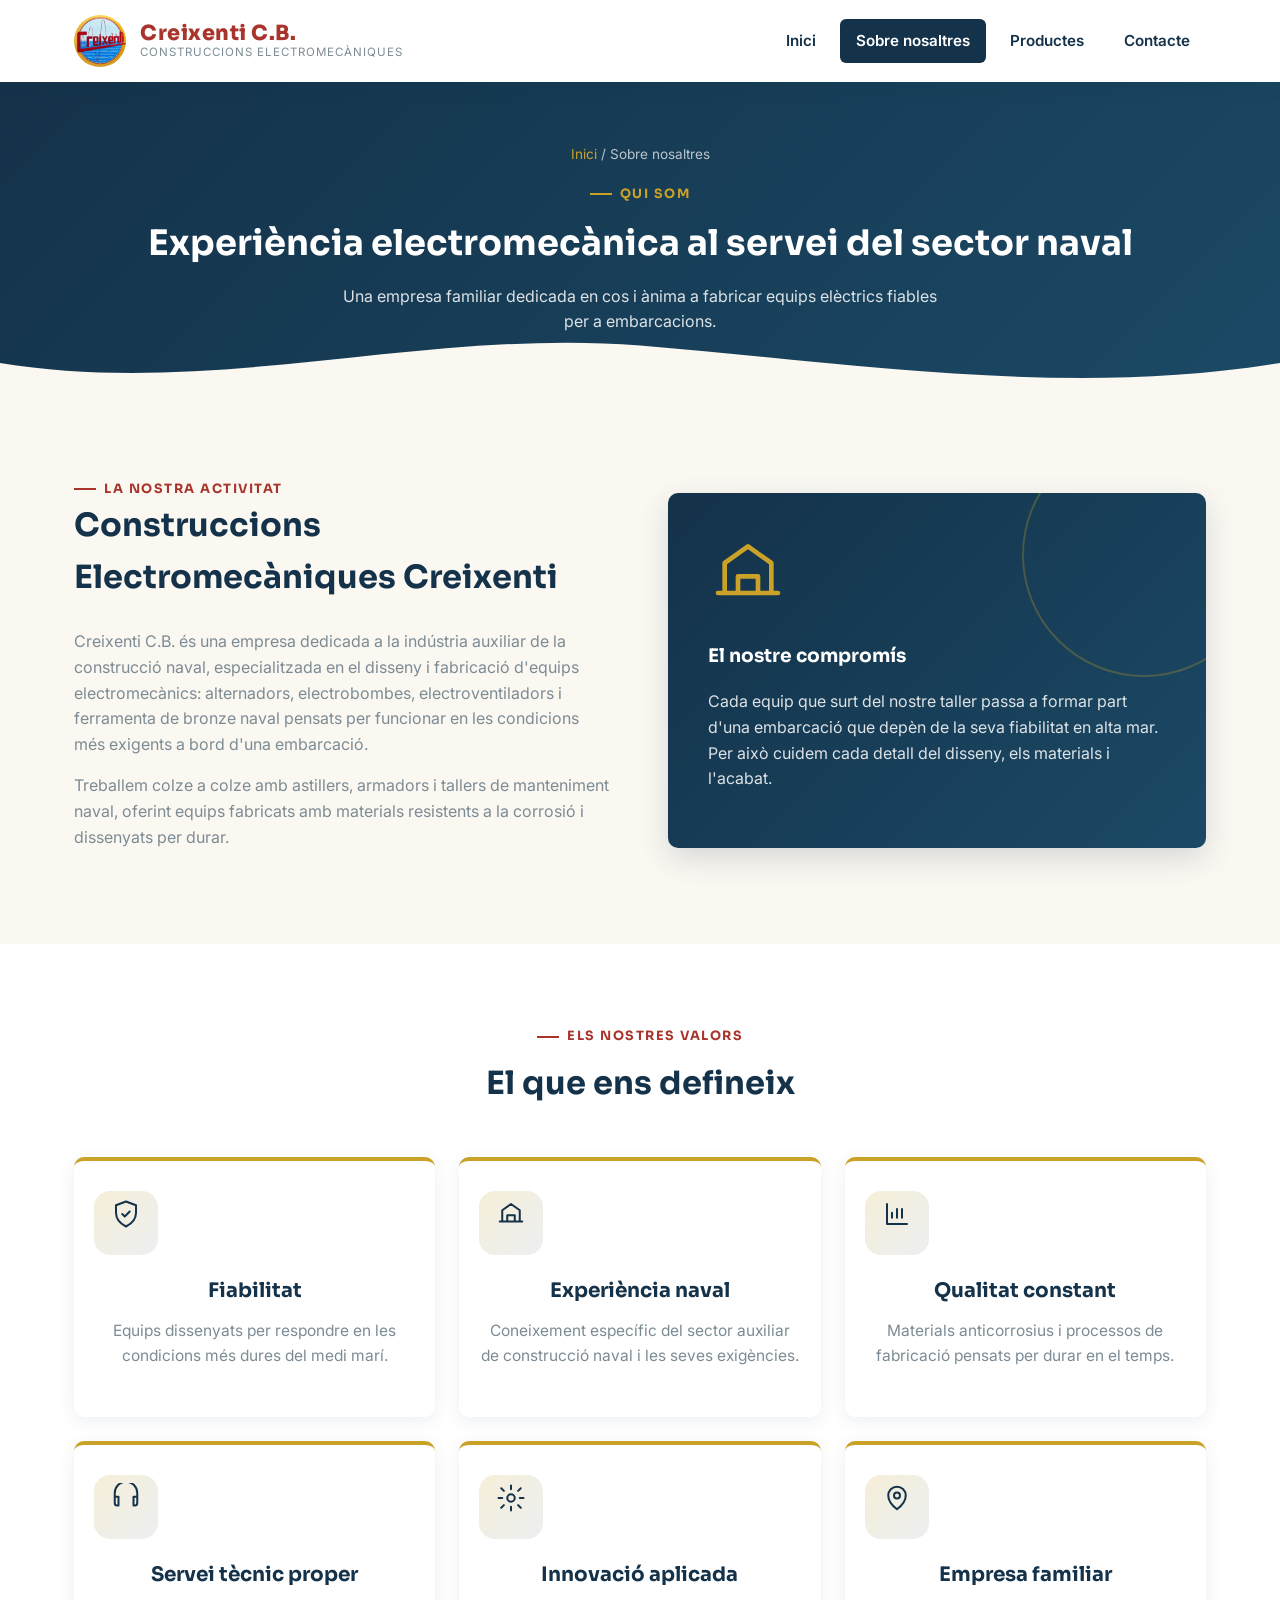
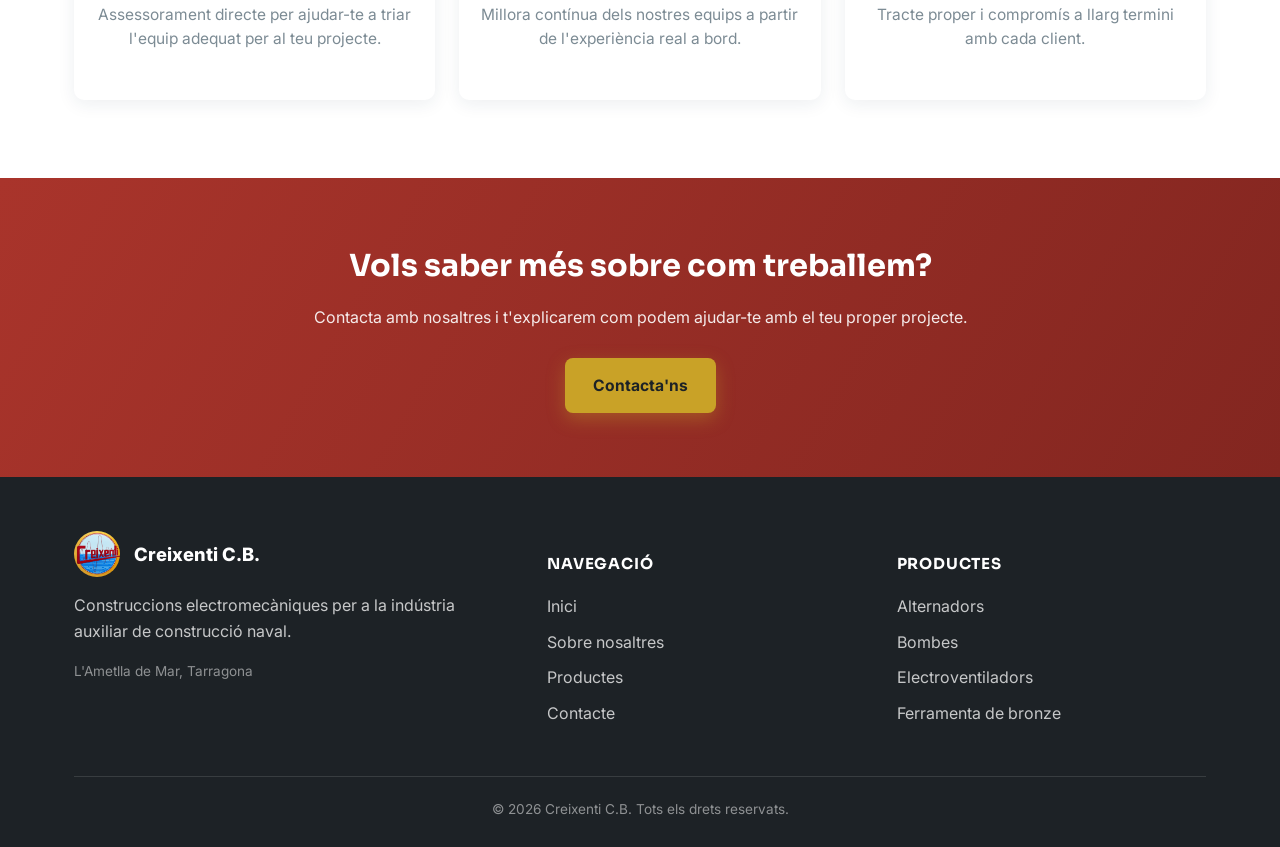
<file: sobre-nosaltres.html>
<!DOCTYPE html>
<html lang="ca" class="no-js">
<head>
<meta charset="UTF-8">
<script>document.documentElement.classList.replace("no-js","js");</script>
<meta name="viewport" content="width=device-width, initial-scale=1.0">
<title>Sobre nosaltres — Creixenti C.B.</title>
<meta name="description" content="Coneix Creixenti C.B., empresa de L'Ametlla de Mar especialitzada en construccions electromecàniques per a la indústria auxiliar de construcció naval.">
<link rel="icon" href="images/logo-creixenticb.jpeg">
<link rel="preconnect" href="https://fonts.googleapis.com">
<link rel="preconnect" href="https://fonts.gstatic.com" crossorigin>
<link href="https://fonts.googleapis.com/css2?family=Sora:wght@600;700;800&family=Inter:wght@400;500;600;700&display=swap" rel="stylesheet">
<link rel="stylesheet" href="css/styles.css?v=4">
</head>
<body>

<header class="site-header">
  <div class="container">
    <a href="index.html" class="brand">
      <img src="images/logo-creixenticb.jpeg" alt="Logotip Creixenti C.B.">
      <span class="brand-text">
        <span class="brand-name">Creixenti C.B.</span>
        <span class="brand-tagline">Construccions Electromecàniques</span>
      </span>
    </a>
    <nav class="main-nav">
      <a href="index.html">Inici</a>
      <a href="sobre-nosaltres.html" class="active">Sobre nosaltres</a>
      <a href="productes.html">Productes</a>
      <a href="contacte.html">Contacte</a>
    </nav>
    <button class="nav-toggle" aria-label="Obrir menú">
      <span></span><span></span><span></span>
    </button>
  </div>
</header>
<div class="nav-overlay"></div>

<div class="page-header">
  <div class="container">
    <div class="breadcrumb"><a href="index.html">Inici</a> / Sobre nosaltres</div>
    <span class="section-eyebrow">Qui som</span>
    <h1>Experiència electromecànica al servei del sector naval</h1>
    <p>Una empresa familiar dedicada en cos i ànima a fabricar equips elèctrics fiables per a embarcacions.</p>
  </div>
  <div class="wave-divider">
    <svg viewBox="0 0 1440 80" preserveAspectRatio="none"><path d="M0,40 C240,80 480,0 720,20 C960,40 1200,80 1440,40 L1440,80 L0,80 Z" fill="#FBF8F2"></path></svg>
  </div>
</div>

<section>
  <div class="container two-col">
    <div class="reveal">
      <span class="section-eyebrow">La nostra activitat</span>
      <h2>Construccions Electromecàniques Creixenti</h2>
      <p>Creixenti C.B. és una empresa dedicada a la indústria auxiliar de la construcció naval, especialitzada en el disseny i fabricació d'equips electromecànics: alternadors, electrobombes, electroventiladors i ferramenta de bronze naval pensats per funcionar en les condicions més exigents a bord d'una embarcació.</p>
      <p>Treballem colze a colze amb astillers, armadors i tallers de manteniment naval, oferint equips fabricats amb materials resistents a la corrosió i dissenyats per durar.</p>
    </div>
    <div class="panel-visual reveal">
      <svg viewBox="0 0 24 24" fill="none" stroke="#C9A227" stroke-width="1.4" stroke-linecap="round" stroke-linejoin="round" style="width:80px;height:80px;margin-bottom:20px;">
        <path d="M3 18h18M5 18V9l7-5 7 5v9M9 18v-5h6v5"></path>
      </svg>
      <h3 style="margin-top:0;">El nostre compromís</h3>
      <p style="color:rgba(255,255,255,0.85);">Cada equip que surt del nostre taller passa a formar part d'una embarcació que depèn de la seva fiabilitat en alta mar. Per això cuidem cada detall del disseny, els materials i l'acabat.</p>
    </div>
  </div>
</section>

<section class="section-alt">
  <div class="container">
    <div class="section-header reveal">
      <span class="section-eyebrow">Els nostres valors</span>
      <h2>El que ens defineix</h2>
    </div>
    <div class="values-grid">

      <div class="card value-card reveal">
        <div class="icon-badge">
          <svg class="card-icon" viewBox="0 0 24 24" fill="none" stroke="currentColor" stroke-width="1.6" stroke-linecap="round" stroke-linejoin="round">
            <path d="M12 2 4 5v6c0 5 3.4 8.7 8 11 4.6-2.3 8-6 8-11V5l-8-3Z"></path>
            <path d="m9 12 2 2 4-4"></path>
          </svg>
        </div>
        <h3>Fiabilitat</h3>
        <p>Equips dissenyats per respondre en les condicions més dures del medi marí.</p>
      </div>

      <div class="card value-card reveal">
        <div class="icon-badge">
          <svg class="card-icon" viewBox="0 0 24 24" fill="none" stroke="currentColor" stroke-width="1.6" stroke-linecap="round" stroke-linejoin="round">
            <path d="M3 18h18M5 18V9l7-5 7 5v9M9 18v-5h6v5"></path>
          </svg>
        </div>
        <h3>Experiència naval</h3>
        <p>Coneixement específic del sector auxiliar de construcció naval i les seves exigències.</p>
      </div>

      <div class="card value-card reveal">
        <div class="icon-badge">
          <svg class="card-icon" viewBox="0 0 24 24" fill="none" stroke="currentColor" stroke-width="1.6" stroke-linecap="round" stroke-linejoin="round">
            <path d="M4 4v16h16"></path>
            <path d="M8 15v-4M12 15V8M16 15v-7"></path>
          </svg>
        </div>
        <h3>Qualitat constant</h3>
        <p>Materials anticorrosius i processos de fabricació pensats per durar en el temps.</p>
      </div>

      <div class="card value-card reveal">
        <div class="icon-badge">
          <svg class="card-icon" viewBox="0 0 24 24" fill="none" stroke="currentColor" stroke-width="1.6" stroke-linecap="round" stroke-linejoin="round">
            <path d="M3 8a9 9 0 0 1 18 0M3 8v8a2 2 0 0 0 2 2h1v-7H4M21 8v8a2 2 0 0 1-2 2h-1v-7h2"></path>
          </svg>
        </div>
        <h3>Servei tècnic proper</h3>
        <p>Assessorament directe per ajudar-te a triar l'equip adequat per al teu projecte.</p>
      </div>

      <div class="card value-card reveal">
        <div class="icon-badge">
          <svg class="card-icon" viewBox="0 0 24 24" fill="none" stroke="currentColor" stroke-width="1.6" stroke-linecap="round" stroke-linejoin="round">
            <circle cx="12" cy="12" r="3"></circle>
            <path d="M12 2v3M12 19v3M4.2 4.2l2.1 2.1M17.7 17.7l2.1 2.1M2 12h3M19 12h3M4.2 19.8l2.1-2.1M17.7 6.3l2.1-2.1"></path>
          </svg>
        </div>
        <h3>Innovació aplicada</h3>
        <p>Millora contínua dels nostres equips a partir de l'experiència real a bord.</p>
      </div>

      <div class="card value-card reveal">
        <div class="icon-badge">
          <svg class="card-icon" viewBox="0 0 24 24" fill="none" stroke="currentColor" stroke-width="1.6" stroke-linecap="round" stroke-linejoin="round">
            <path d="M12 21c-4-3-7-6.5-7-11a7 7 0 0 1 14 0c0 4.5-3 8-7 11Z"></path>
            <circle cx="12" cy="10" r="2.4"></circle>
          </svg>
        </div>
        <h3>Empresa familiar</h3>
        <p>Tracte proper i compromís a llarg termini amb cada client.</p>
      </div>

    </div>
  </div>
</section>

<div class="cta-banner">
  <div class="container">
    <h2>Vols saber més sobre com treballem?</h2>
    <p>Contacta amb nosaltres i t'explicarem com podem ajudar-te amb el teu proper projecte.</p>
    <a href="contacte.html" class="btn btn-gold">Contacta'ns</a>
  </div>
</div>

<footer class="site-footer">
  <div class="container">
    <div class="footer-grid">
      <div>
        <div class="footer-brand">
          <img src="images/logo-creixenticb.jpeg" alt="Creixenti C.B.">
          <span>Creixenti C.B.</span>
        </div>
        <p>Construccions electromecàniques per a la indústria auxiliar de construcció naval.</p>
        <p class="footer-location">L'Ametlla de Mar, Tarragona</p>
      </div>
      <div>
        <h4>Navegació</h4>
        <ul>
          <li><a href="index.html">Inici</a></li>
          <li><a href="sobre-nosaltres.html">Sobre nosaltres</a></li>
          <li><a href="productes.html">Productes</a></li>
          <li><a href="contacte.html">Contacte</a></li>
        </ul>
      </div>
      <div>
        <h4>Productes</h4>
        <ul>
          <li><a href="productes.html#alternadors">Alternadors</a></li>
          <li><a href="productes.html#bombes">Bombes</a></li>
          <li><a href="productes.html#electroventiladors">Electroventiladors</a></li>
          <li><a href="productes.html#bronze">Ferramenta de bronze</a></li>
        </ul>
      </div>
    </div>
    <div class="footer-bottom">
      &copy; <span id="year"></span> Creixenti C.B. Tots els drets reservats.
    </div>
  </div>
</footer>

<script src="js/script.js?v=4"></script>
<script>document.getElementById("year").textContent = new Date().getFullYear();</script>
</body>
</html>
</file>
<file: css/styles.css>
/* ============================================
   Creixenti C.B. — Estils globals
   Paleta extreta del logotip:
   Daurat #C9A227 · Vermell #A9342B · Blau #1B4965 · Gris #7C8B94
   ============================================ */

:root {
  --color-gold: #C9A227;
  --color-gold-dark: #A5821C;
  --color-red: #A9342B;
  --color-red-dark: #832620;
  --color-navy: #14324A;
  --color-navy-light: #1B4965;
  --color-grey: #7C8B94;
  --color-cream: #FBF8F2;
  --color-ink: #1D2226;
  --color-white: #FFFFFF;

  --font-base: "Inter", -apple-system, BlinkMacSystemFont, "Segoe UI", Roboto, Helvetica, Arial, sans-serif;
  --font-heading: "Sora", var(--font-base);

  --max-width: 1180px;
  --radius: 10px;
  --shadow: 0 4px 18px rgba(20, 50, 74, 0.08);
  --shadow-strong: 0 10px 30px rgba(20, 50, 74, 0.16);
}

* {
  box-sizing: border-box;
}

html {
  scroll-behavior: smooth;
}

body {
  margin: 0;
  font-family: var(--font-base);
  color: var(--color-ink);
  background: var(--color-cream);
  line-height: 1.6;
}

img {
  max-width: 100%;
  display: block;
}

h1, h2, h3, h4,
.brand-name, .stat-number,
.hero-eyebrow, .section-eyebrow, .product-tag {
  font-family: var(--font-heading);
}

@media (prefers-reduced-motion: reduce) {
  * {
    animation-duration: 0.001ms !important;
    animation-iteration-count: 1 !important;
    transition-duration: 0.001ms !important;
    scroll-behavior: auto !important;
  }
}

a {
  color: inherit;
}

.container {
  width: 100%;
  max-width: var(--max-width);
  margin: 0 auto;
  padding: 0 24px;
}

/* ---------- Header ---------- */

.site-header {
  position: sticky;
  top: 0;
  z-index: 100;
  background: var(--color-white);
  box-shadow: var(--shadow);
  transition: box-shadow 0.25s ease;
}

.site-header.scrolled {
  box-shadow: 0 10px 28px rgba(20, 50, 74, 0.16);
}

.site-header .container {
  display: flex;
  align-items: center;
  justify-content: space-between;
  height: 82px;
  transition: height 0.25s ease;
}

.site-header.scrolled .container {
  height: 68px;
}

.brand {
  display: flex;
  align-items: center;
  gap: 14px;
  text-decoration: none;
  color: var(--color-navy);
}

.brand img {
  height: 52px;
  width: 52px;
  border-radius: 50%;
  object-fit: cover;
}

.brand-text {
  display: flex;
  flex-direction: column;
  line-height: 1.15;
}

.brand-name {
  font-weight: 800;
  font-size: 1.3rem;
  color: var(--color-red);
  letter-spacing: 0.5px;
}

.brand-tagline {
  font-size: 0.72rem;
  color: var(--color-grey);
  text-transform: uppercase;
  letter-spacing: 1px;
}

.main-nav {
  display: flex;
  gap: 8px;
}

.main-nav a {
  text-decoration: none;
  font-weight: 600;
  font-size: 0.95rem;
  color: var(--color-navy);
  padding: 10px 16px;
  border-radius: 6px;
  transition: background 0.2s ease, color 0.2s ease;
}

.main-nav a:hover,
.main-nav a.active {
  background: var(--color-navy);
  color: var(--color-white);
}

.nav-toggle {
  display: none;
  flex-direction: column;
  gap: 5px;
  background: none;
  border: none;
  cursor: pointer;
  padding: 8px;
  z-index: 111;
}

.nav-toggle span {
  width: 26px;
  height: 3px;
  background: var(--color-navy);
  border-radius: 2px;
  transition: transform 0.25s ease, opacity 0.2s ease;
}

.nav-toggle.active span:nth-child(1) {
  transform: translateY(8px) rotate(45deg);
}

.nav-toggle.active span:nth-child(2) {
  opacity: 0;
}

.nav-toggle.active span:nth-child(3) {
  transform: translateY(-8px) rotate(-45deg);
}

.nav-overlay {
  position: fixed;
  inset: 0;
  background: rgba(14, 32, 46, 0.5);
  opacity: 0;
  pointer-events: none;
  transition: opacity 0.25s ease;
  z-index: 90;
}

.nav-overlay.visible {
  opacity: 1;
  pointer-events: auto;
}

body.nav-locked {
  overflow: hidden;
}

/* ---------- Hero ---------- */

.hero {
  background: linear-gradient(135deg, var(--color-navy) 0%, var(--color-navy-light) 60%, #276187 100%);
  color: var(--color-white);
  padding: 90px 0 100px;
  position: relative;
  overflow: hidden;
}

.hero::after {
  content: "";
  position: absolute;
  inset: 0;
  background-image:
    repeating-linear-gradient(180deg, rgba(255,255,255,0.05) 0px, rgba(255,255,255,0.05) 2px, transparent 2px, transparent 26px);
  pointer-events: none;
}

.hero .container {
  position: relative;
  z-index: 1;
  display: flex;
  align-items: center;
  gap: 56px;
  flex-wrap: wrap;
}

.hero-blob {
  position: absolute;
  border-radius: 50%;
  filter: blur(60px);
  z-index: 0;
  pointer-events: none;
}

.hero-blob-gold {
  width: 320px;
  height: 320px;
  top: -100px;
  right: 8%;
  background: radial-gradient(circle, rgba(201, 162, 39, 0.35), transparent 70%);
}

.hero-blob-blue {
  width: 380px;
  height: 380px;
  bottom: -160px;
  left: -80px;
  background: radial-gradient(circle, rgba(124, 139, 148, 0.3), transparent 70%);
}

.hero-content {
  flex: 1 1 420px;
}

.hero-eyebrow {
  display: inline-block;
  background: var(--color-gold);
  color: var(--color-ink);
  font-weight: 700;
  font-size: 0.78rem;
  text-transform: uppercase;
  letter-spacing: 1px;
  padding: 6px 14px;
  border-radius: 30px;
  margin-bottom: 18px;
}

.hero h1 {
  font-size: clamp(2rem, 4.2vw, 2.9rem);
  line-height: 1.15;
  margin: 0 0 18px;
}

.hero p {
  font-size: 1.1rem;
  color: rgba(255,255,255,0.88);
  max-width: 540px;
  margin: 0 0 30px;
}

.hero-logo-wrap {
  flex: 0 0 auto;
  display: flex;
  align-items: center;
  justify-content: center;
}

.hero-logo-wrap img {
  width: 220px;
  height: 220px;
  border-radius: 50%;
  object-fit: cover;
  box-shadow: var(--shadow-strong);
  border: 6px solid rgba(255,255,255,0.15);
}

/* ---------- Buttons ---------- */

.btn {
  display: inline-flex;
  align-items: center;
  gap: 8px;
  padding: 13px 26px;
  border-radius: 8px;
  font-weight: 700;
  text-decoration: none;
  font-size: 0.98rem;
  border: 2px solid transparent;
  cursor: pointer;
  transition: transform 0.15s ease, box-shadow 0.15s ease, background 0.15s ease;
}

.btn:hover {
  transform: translateY(-2px);
}

.btn-primary {
  background: var(--color-red);
  color: var(--color-white);
  box-shadow: 0 6px 18px rgba(169, 52, 43, 0.35);
}

.btn-primary:hover {
  background: var(--color-red-dark);
}

.btn-secondary {
  background: transparent;
  color: var(--color-white);
  border-color: rgba(255,255,255,0.6);
}

.btn-secondary:hover {
  background: rgba(255,255,255,0.12);
}

.btn-gold {
  background: var(--color-gold);
  color: var(--color-ink);
  box-shadow: 0 6px 18px rgba(201, 162, 39, 0.35);
}

.btn-gold:hover {
  background: var(--color-gold-dark);
}

/* ---------- Sections ---------- */

section {
  padding: 78px 0;
}

.section-alt {
  background: var(--color-white);
}

.section-header {
  text-align: center;
  max-width: 680px;
  margin: 0 auto 48px;
}

.section-eyebrow {
  color: var(--color-red);
  font-weight: 700;
  text-transform: uppercase;
  letter-spacing: 1.5px;
  font-size: 0.8rem;
}

.section-header h2 {
  font-size: 2rem;
  color: var(--color-navy);
  margin: 10px 0 14px;
}

.section-header p {
  color: var(--color-grey);
  font-size: 1.05rem;
}

.section-eyebrow::before {
  content: "";
  display: inline-block;
  width: 22px;
  height: 2px;
  margin-right: 8px;
  vertical-align: middle;
  background: currentColor;
}

/* ---------- Wave dividers ---------- */

.wave-divider {
  position: absolute;
  left: 0;
  right: 0;
  bottom: -1px;
  line-height: 0;
  z-index: 1;
  pointer-events: none;
}

.wave-divider svg {
  width: 100%;
  height: 70px;
  display: block;
}

/* ---------- Scroll reveal ---------- */

.reveal {
  transition: opacity 0.7s ease, transform 0.7s ease;
}

html.js .reveal {
  opacity: 0;
  transform: translateY(28px);
}

html.js .reveal.is-visible {
  opacity: 1;
  transform: none;
}

.grid-3 .reveal:nth-child(2),
.values-grid .reveal:nth-child(2) { transition-delay: 0.08s; }
.grid-3 .reveal:nth-child(3),
.values-grid .reveal:nth-child(3) { transition-delay: 0.16s; }
.values-grid .reveal:nth-child(4) { transition-delay: 0.24s; }
.values-grid .reveal:nth-child(5) { transition-delay: 0.32s; }
.values-grid .reveal:nth-child(6) { transition-delay: 0.4s; }

/* ---------- Cards ---------- */

.grid-3 {
  display: grid;
  grid-template-columns: repeat(3, 1fr);
  gap: 28px;
}

.grid-4 {
  display: grid;
  grid-template-columns: repeat(4, 1fr);
  gap: 26px;
}

.card {
  background: var(--color-white);
  border-radius: var(--radius);
  padding: 34px 28px;
  box-shadow: var(--shadow);
  transition: transform 0.2s ease, box-shadow 0.2s ease;
  border-top: 4px solid var(--color-gold);
}

.card:hover {
  transform: translateY(-6px);
  box-shadow: var(--shadow-strong);
}

.icon-badge {
  width: 64px;
  height: 64px;
  border-radius: 16px;
  background: linear-gradient(135deg, rgba(201, 162, 39, 0.18), rgba(20, 50, 74, 0.08));
  display: flex;
  align-items: center;
  justify-content: center;
  margin-bottom: 20px;
  transition: transform 0.3s ease;
}

.card:hover .icon-badge {
  transform: scale(1.08) rotate(-4deg);
}

.card-icon {
  width: 30px;
  height: 30px;
  color: var(--color-navy);
}

.card h3 {
  color: var(--color-navy);
  font-size: 1.25rem;
  margin: 0 0 12px;
}

.card p {
  color: var(--color-grey);
  margin: 0 0 18px;
  font-size: 0.97rem;
}

.card-link {
  display: inline-flex;
  align-items: center;
  gap: 5px;
  font-weight: 700;
  color: var(--color-red);
  text-decoration: none;
  font-size: 0.92rem;
}

.card-link:hover {
  text-decoration: underline;
}

.card-link .arrow {
  display: inline-block;
  transition: transform 0.2s ease;
}

.card-link:hover .arrow {
  transform: translateX(5px);
}

/* ---------- Stats strip ---------- */

.stats {
  position: relative;
  overflow: hidden;
  background: var(--color-navy);
  color: var(--color-white);
  padding: 44px 0;
}

.stats .container {
  display: grid;
  grid-template-columns: repeat(4, 1fr);
  gap: 24px;
  text-align: center;
}

.stat-number {
  font-size: 2.1rem;
  font-weight: 800;
  color: var(--color-gold);
}

.stat-label {
  font-size: 0.85rem;
  color: rgba(255,255,255,0.75);
  text-transform: uppercase;
  letter-spacing: 0.5px;
  margin-top: 6px;
}

/* ---------- About preview / two-column ---------- */

.two-col {
  display: flex;
  align-items: center;
  gap: 56px;
  flex-wrap: wrap;
}

.two-col > * {
  flex: 1 1 420px;
}

.two-col h2 {
  color: var(--color-navy);
  font-size: 2rem;
  margin-top: 0;
}

.two-col p {
  color: var(--color-grey);
}

.feature-list {
  list-style: none;
  margin: 24px 0;
  padding: 0;
}

.feature-list li {
  display: flex;
  align-items: flex-start;
  gap: 12px;
  margin-bottom: 14px;
  font-weight: 600;
  color: var(--color-ink);
}

.feature-list li::before {
  content: "";
  flex: 0 0 auto;
  width: 10px;
  height: 10px;
  margin-top: 6px;
  border-radius: 50%;
  background: var(--color-gold);
}

.panel-visual {
  position: relative;
  overflow: hidden;
  background: linear-gradient(135deg, var(--color-navy), var(--color-navy-light));
  border-radius: var(--radius);
  padding: 40px;
  color: var(--color-white);
  box-shadow: var(--shadow-strong);
}

.panel-visual::after {
  content: "";
  position: absolute;
  top: -60px;
  right: -60px;
  width: 240px;
  height: 240px;
  border: 2px solid rgba(201, 162, 39, 0.28);
  border-radius: 50%;
  pointer-events: none;
}

.panel-visual > * {
  position: relative;
  z-index: 1;
}

/* ---------- CTA banner ---------- */

.cta-banner {
  background: linear-gradient(120deg, var(--color-red), var(--color-red-dark));
  color: var(--color-white);
  text-align: center;
  padding: 64px 0;
}

.cta-banner h2 {
  font-size: 1.9rem;
  margin: 0 0 14px;
}

.cta-banner p {
  color: rgba(255,255,255,0.9);
  margin: 0 0 28px;
}

/* ---------- Page header (subpages) ---------- */

.page-header {
  position: relative;
  overflow: hidden;
  background: linear-gradient(135deg, var(--color-navy), var(--color-navy-light));
  color: var(--color-white);
  padding: 62px 0;
  text-align: center;
}

.page-header .section-eyebrow {
  color: var(--color-gold);
}

.page-header h1 {
  font-size: 2.2rem;
  margin: 10px 0 12px;
}

.page-header p {
  color: rgba(255,255,255,0.85);
  max-width: 620px;
  margin: 0 auto;
}

.breadcrumb {
  font-size: 0.85rem;
  color: rgba(255,255,255,0.7);
  margin-bottom: 14px;
}

.breadcrumb a {
  color: var(--color-gold);
  text-decoration: none;
}

/* ---------- Product blocks ---------- */

.product-block {
  display: flex;
  gap: 48px;
  align-items: center;
  padding: 56px 0;
  flex-wrap: wrap;
  border-bottom: 1px solid rgba(124, 139, 148, 0.25);
}

.product-block:last-child {
  border-bottom: none;
}

.product-block.reverse {
  flex-direction: row-reverse;
}

.product-visual,
.product-info {
  flex: 1 1 420px;
}

.product-visual {
  position: relative;
  overflow: hidden;
  background: var(--color-white);
  border-radius: var(--radius);
  box-shadow: var(--shadow);
  padding: 40px;
  display: flex;
  align-items: center;
  justify-content: center;
  border: 1px solid rgba(124,139,148,0.18);
}

.product-visual::before {
  content: "";
  position: absolute;
  width: 220px;
  height: 220px;
  border-radius: 50%;
  background: radial-gradient(circle, rgba(201, 162, 39, 0.18), transparent 70%);
  z-index: 0;
}

.product-visual svg {
  position: relative;
  z-index: 1;
  width: 100%;
  max-width: 260px;
  height: auto;
  animation: floatY 4s ease-in-out infinite;
}

@keyframes floatY {
  0%, 100% { transform: translateY(0); }
  50% { transform: translateY(-10px); }
}

.product-tag {
  display: inline-block;
  background: rgba(201,162,39,0.15);
  color: var(--color-gold-dark);
  font-weight: 700;
  font-size: 0.75rem;
  text-transform: uppercase;
  letter-spacing: 1px;
  padding: 5px 12px;
  border-radius: 20px;
  margin-bottom: 14px;
}

.product-info h2 {
  color: var(--color-navy);
  font-size: 1.7rem;
  margin: 0 0 14px;
}

.product-info p {
  color: var(--color-grey);
  margin-bottom: 20px;
}

.spec-table {
  width: 100%;
  border-collapse: collapse;
  margin-top: 8px;
}

.spec-table tr {
  border-bottom: 1px solid rgba(124,139,148,0.2);
}

.spec-table td {
  padding: 10px 0;
  font-size: 0.95rem;
}

.spec-table td:first-child {
  color: var(--color-grey);
  font-weight: 600;
  width: 45%;
}

.spec-table td:last-child {
  color: var(--color-ink);
  font-weight: 700;
}

.product-visual img {
  position: relative;
  z-index: 1;
  width: 100%;
  max-width: 280px;
  height: auto;
  border-radius: 6px;
  animation: floatY 4s ease-in-out infinite;
}

/* ---------- Quick nav pills ---------- */

.quick-nav {
  display: flex;
  flex-wrap: wrap;
  gap: 10px;
  justify-content: center;
  margin-top: 26px;
  position: relative;
  z-index: 2;
}

.quick-nav a {
  background: rgba(255, 255, 255, 0.1);
  border: 1px solid rgba(255, 255, 255, 0.35);
  color: var(--color-white);
  padding: 8px 18px;
  border-radius: 30px;
  font-size: 0.85rem;
  font-weight: 600;
  text-decoration: none;
  transition: background 0.2s ease, border-color 0.2s ease;
}

.quick-nav a:hover {
  background: rgba(255, 255, 255, 0.22);
  border-color: rgba(255, 255, 255, 0.6);
}

/* ---------- Category blocks & product photo cards ---------- */

.category-block {
  padding: 48px 0;
  border-bottom: 1px solid rgba(124, 139, 148, 0.2);
}

.category-block:last-child {
  border-bottom: none;
}

.category-header {
  margin-bottom: 32px;
}

.category-header h2 {
  color: var(--color-navy);
  font-size: clamp(1.4rem, 2.6vw, 1.8rem);
  margin: 10px 0 10px;
}

.category-header p {
  color: var(--color-grey);
  max-width: 640px;
  margin: 0;
}

.category-sub {
  color: var(--color-navy);
  font-size: 1.05rem;
  font-weight: 700;
  margin: 36px 0 18px;
}

.category-sub:first-of-type {
  margin-top: 0;
}

.product-grid {
  display: grid;
  grid-template-columns: repeat(3, 1fr);
  gap: 26px;
}

.product-photo-card {
  display: flex;
  flex-direction: column;
  background: var(--color-white);
  border-radius: var(--radius);
  box-shadow: var(--shadow);
  border-top: 4px solid var(--color-gold);
  overflow: hidden;
  transition: transform 0.25s ease, box-shadow 0.25s ease;
}

.product-photo-card:hover {
  transform: translateY(-6px);
  box-shadow: var(--shadow-strong);
}

.product-photo-card .photo-frame {
  background: #f1ede3;
  height: 190px;
  display: flex;
  align-items: center;
  justify-content: center;
  padding: 16px;
}

.product-photo-card .photo-frame img {
  max-width: 100%;
  max-height: 100%;
  object-fit: contain;
}

.product-photo-card .photo-body {
  padding: 22px 24px 26px;
}

.product-photo-card h4 {
  color: var(--color-navy);
  font-size: 1.05rem;
  margin: 0 0 8px;
}

.product-photo-card p {
  color: var(--color-grey);
  font-size: 0.9rem;
  margin: 0 0 14px;
}

.spec-chips {
  display: flex;
  flex-wrap: wrap;
  gap: 6px;
}

.spec-chip {
  background: rgba(20, 50, 74, 0.07);
  color: var(--color-navy);
  font-size: 0.74rem;
  font-weight: 700;
  padding: 4px 11px;
  border-radius: 20px;
}

.engineering-panel {
  display: flex;
  gap: 40px;
  align-items: center;
  background: var(--color-white);
  border-radius: var(--radius);
  box-shadow: var(--shadow);
  padding: 32px;
  margin-top: 48px;
  flex-wrap: wrap;
}

.engineering-panel a {
  flex: 1 1 420px;
  display: block;
}

.engineering-panel img {
  width: 100%;
  border-radius: 8px;
  border: 1px solid rgba(124, 139, 148, 0.2);
  transition: opacity 0.2s ease;
}

.engineering-panel a:hover img {
  opacity: 0.88;
}

.engineering-panel .engineering-text {
  flex: 1 1 280px;
}

.engineering-panel h3 {
  color: var(--color-navy);
  margin: 0 0 10px;
}

.engineering-panel p {
  color: var(--color-grey);
  margin: 0;
}

/* ---------- Values grid (about page) ---------- */

.values-grid {
  display: grid;
  grid-template-columns: repeat(3, 1fr);
  gap: 24px;
}

.value-card {
  text-align: center;
  padding: 30px 20px;
}

.value-card .card-icon {
  margin: 0 auto 18px;
}

/* ---------- Contact ---------- */

.contact-layout {
  display: grid;
  grid-template-columns: 1.1fr 1.4fr;
  gap: 48px;
  align-items: start;
}

.contact-info-card {
  background: var(--color-navy);
  color: var(--color-white);
  border-radius: var(--radius);
  padding: 40px 32px;
  box-shadow: var(--shadow-strong);
}

.contact-info-card h3 {
  color: var(--color-gold);
  margin-top: 0;
}

.contact-item {
  display: flex;
  gap: 14px;
  margin-bottom: 22px;
  align-items: flex-start;
}

.contact-item .icon {
  flex: 0 0 auto;
  width: 22px;
  height: 22px;
  color: var(--color-gold);
  margin-top: 3px;
}

.contact-item strong {
  display: block;
  font-size: 0.85rem;
  text-transform: uppercase;
  letter-spacing: 0.5px;
  color: rgba(255,255,255,0.65);
  margin-bottom: 3px;
}

.contact-form {
  background: var(--color-white);
  border-radius: var(--radius);
  box-shadow: var(--shadow);
  padding: 40px;
}

.form-row {
  display: grid;
  grid-template-columns: 1fr 1fr;
  gap: 18px;
}

.form-group {
  margin-bottom: 20px;
}

.form-group label {
  display: block;
  font-weight: 600;
  font-size: 0.9rem;
  margin-bottom: 7px;
  color: var(--color-navy);
}

.form-group input,
.form-group textarea,
.form-group select {
  width: 100%;
  padding: 12px 14px;
  border: 1.5px solid rgba(124,139,148,0.35);
  border-radius: 7px;
  font-family: inherit;
  font-size: 0.95rem;
  background: var(--color-cream);
  transition: border-color 0.2s ease;
}

.form-group input:focus,
.form-group textarea:focus,
.form-group select:focus {
  outline: none;
  border-color: var(--color-navy-light);
}

.form-note {
  font-size: 0.82rem;
  color: var(--color-grey);
  margin-top: 6px;
}

.form-success {
  display: none;
  background: rgba(201,162,39,0.15);
  border: 1.5px solid var(--color-gold);
  color: var(--color-gold-dark);
  padding: 14px 18px;
  border-radius: 8px;
  font-weight: 600;
  margin-bottom: 20px;
}

.form-success.visible {
  display: block;
}

.form-success.is-error {
  background: rgba(169, 52, 43, 0.1);
  border-color: var(--color-red);
  color: var(--color-red-dark);
}

.btn[disabled] {
  opacity: 0.7;
  cursor: not-allowed;
  transform: none;
}

.map-embed {
  border-radius: var(--radius);
  overflow: hidden;
  box-shadow: var(--shadow);
  margin-top: 28px;
}

.map-embed iframe {
  width: 100%;
  height: 320px;
  border: 0;
  display: block;
}

/* ---------- Footer ---------- */

.site-footer {
  background: var(--color-ink);
  color: rgba(255,255,255,0.75);
  padding: 54px 0 26px;
}

.footer-grid {
  display: grid;
  grid-template-columns: 1.4fr 1fr 1fr;
  gap: 40px;
  margin-bottom: 40px;
}

.footer-brand {
  display: flex;
  gap: 14px;
  align-items: center;
  margin-bottom: 14px;
}

.footer-brand img {
  height: 46px;
  width: 46px;
  border-radius: 50%;
}

.footer-brand span {
  font-weight: 800;
  font-size: 1.15rem;
  color: var(--color-white);
}

.site-footer h4 {
  color: var(--color-white);
  font-size: 0.95rem;
  text-transform: uppercase;
  letter-spacing: 0.8px;
  margin-bottom: 18px;
}

.site-footer ul {
  list-style: none;
  padding: 0;
  margin: 0;
}

.site-footer ul li {
  margin-bottom: 10px;
}

.footer-location {
  color: rgba(255, 255, 255, 0.5);
  font-size: 0.85rem;
  margin-top: 10px;
}

.site-footer a {
  text-decoration: none;
  color: rgba(255,255,255,0.75);
  transition: color 0.2s ease;
}

.site-footer a:hover {
  color: var(--color-gold);
}

.footer-bottom {
  border-top: 1px solid rgba(255,255,255,0.12);
  padding-top: 22px;
  text-align: center;
  font-size: 0.85rem;
  color: rgba(255,255,255,0.5);
}

/* ---------- Responsive ---------- */

@media (max-width: 900px) {
  .grid-3,
  .grid-4,
  .values-grid,
  .product-grid {
    grid-template-columns: 1fr 1fr;
  }

  .contact-layout {
    grid-template-columns: 1fr;
  }

  .footer-grid {
    grid-template-columns: 1fr 1fr;
  }
}

@media (max-width: 760px) {
  .main-nav {
    position: fixed;
    top: 0;
    right: 0;
    height: 100vh;
    width: min(78vw, 320px);
    background: var(--color-white);
    flex-direction: column;
    align-items: flex-start;
    padding: 110px 30px 40px;
    box-shadow: -10px 0 30px rgba(20, 50, 74, 0.2);
    transform: translateX(100%);
    transition: transform 0.3s ease;
    z-index: 108;
  }

  .main-nav.open {
    transform: translateX(0);
  }

  .main-nav a {
    width: 100%;
    font-size: 1.05rem;
    padding: 14px 8px;
    border-bottom: 1px solid rgba(124, 139, 148, 0.18);
    border-radius: 0;
  }

  .main-nav a:hover,
  .main-nav a.active {
    background: none;
    color: var(--color-red);
  }

  .nav-toggle {
    display: flex;
  }

  .hero h1 {
    font-size: 2rem;
  }

  .hero .container {
    flex-direction: column-reverse;
    text-align: center;
  }

  .hero p {
    margin-left: auto;
    margin-right: auto;
  }

  .stats .container {
    grid-template-columns: 1fr 1fr;
  }

  .grid-3,
  .grid-4,
  .values-grid,
  .footer-grid,
  .product-grid {
    grid-template-columns: 1fr;
  }

  .engineering-panel {
    flex-direction: column;
  }

  .two-col {
    flex-direction: column;
  }

  .two-col > * {
    flex: none;
    width: 100%;
  }

  .product-block,
  .product-block.reverse {
    flex-direction: column;
  }

  .form-row {
    grid-template-columns: 1fr;
  }

  .product-visual {
    padding: 22px;
  }

  .spec-table td {
    display: block;
    width: auto !important;
  }

  .spec-table td:first-child {
    padding-bottom: 2px;
    color: var(--color-grey);
    font-size: 0.82rem;
    text-transform: uppercase;
    letter-spacing: 0.4px;
    font-weight: 700;
  }

  .spec-table td:last-child {
    padding-top: 0;
    padding-bottom: 14px;
  }

  .engineering-panel {
    padding: 22px;
  }
}
</file>
